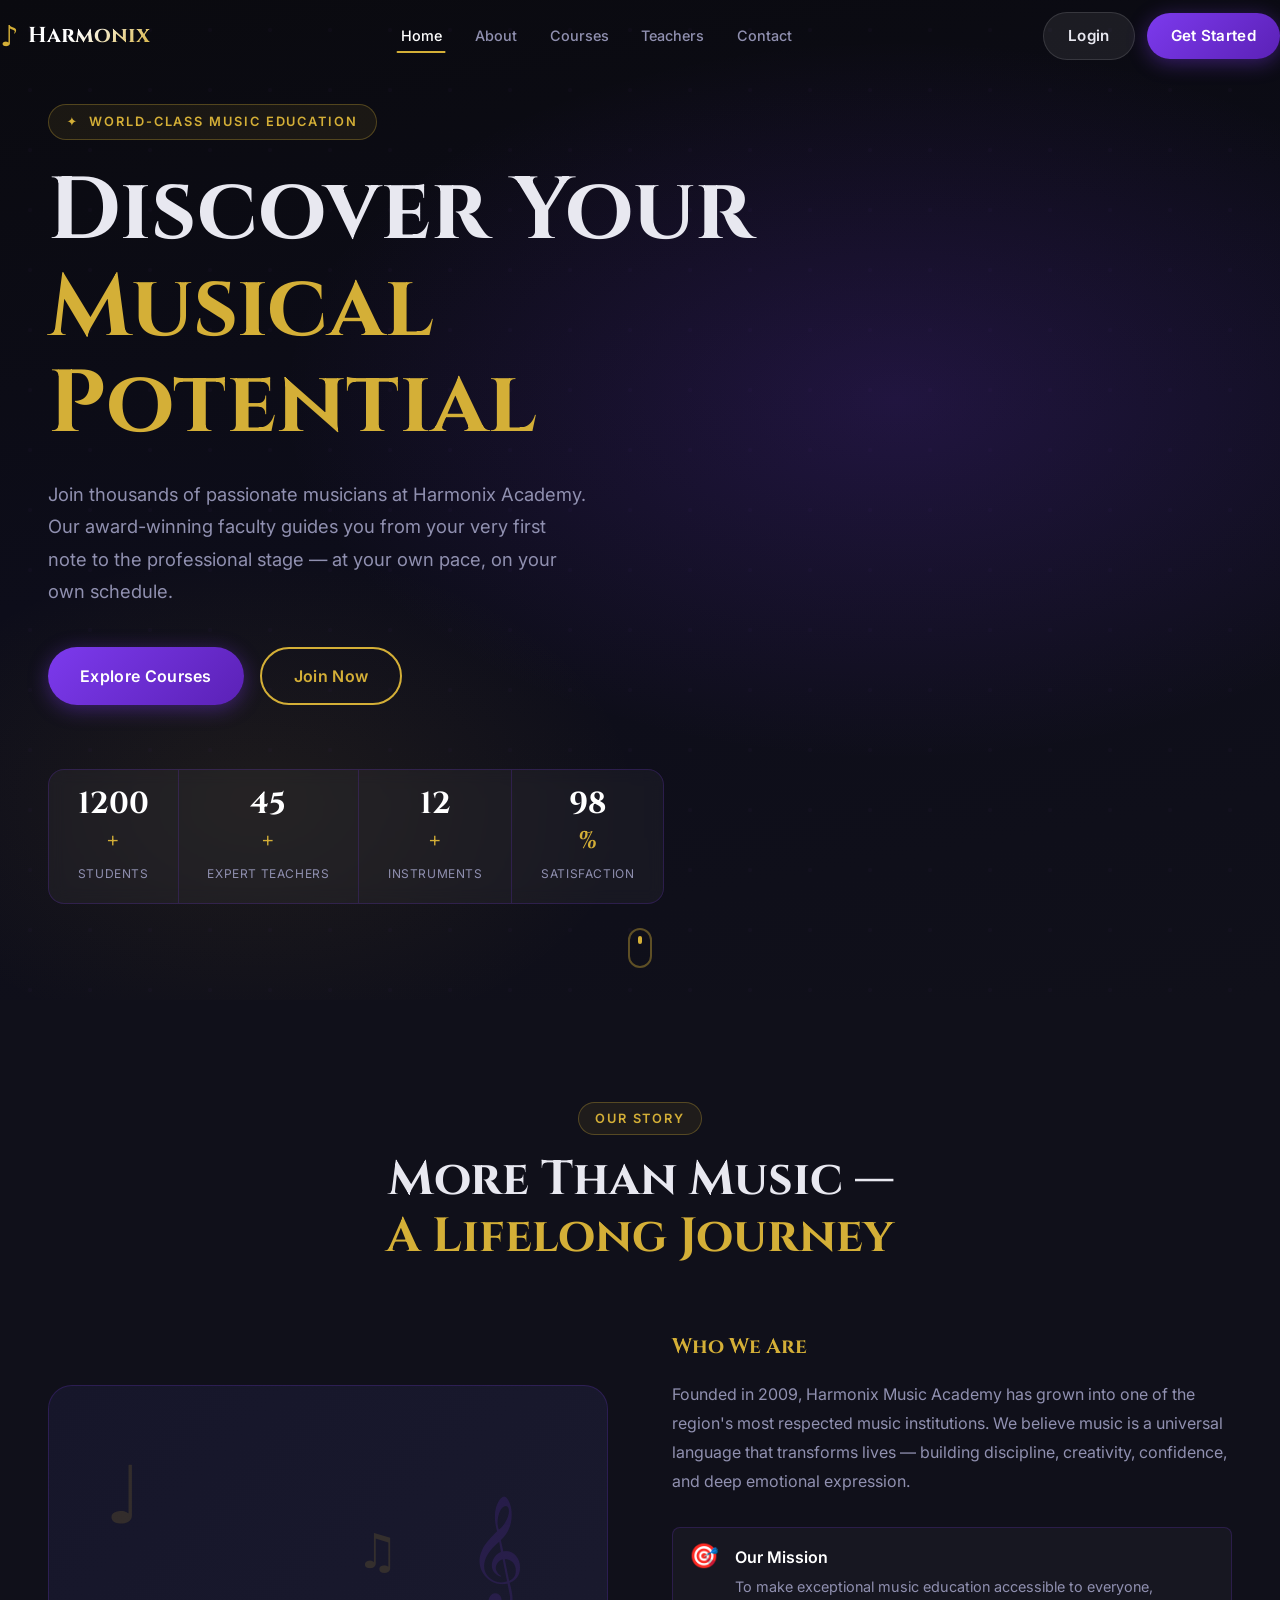
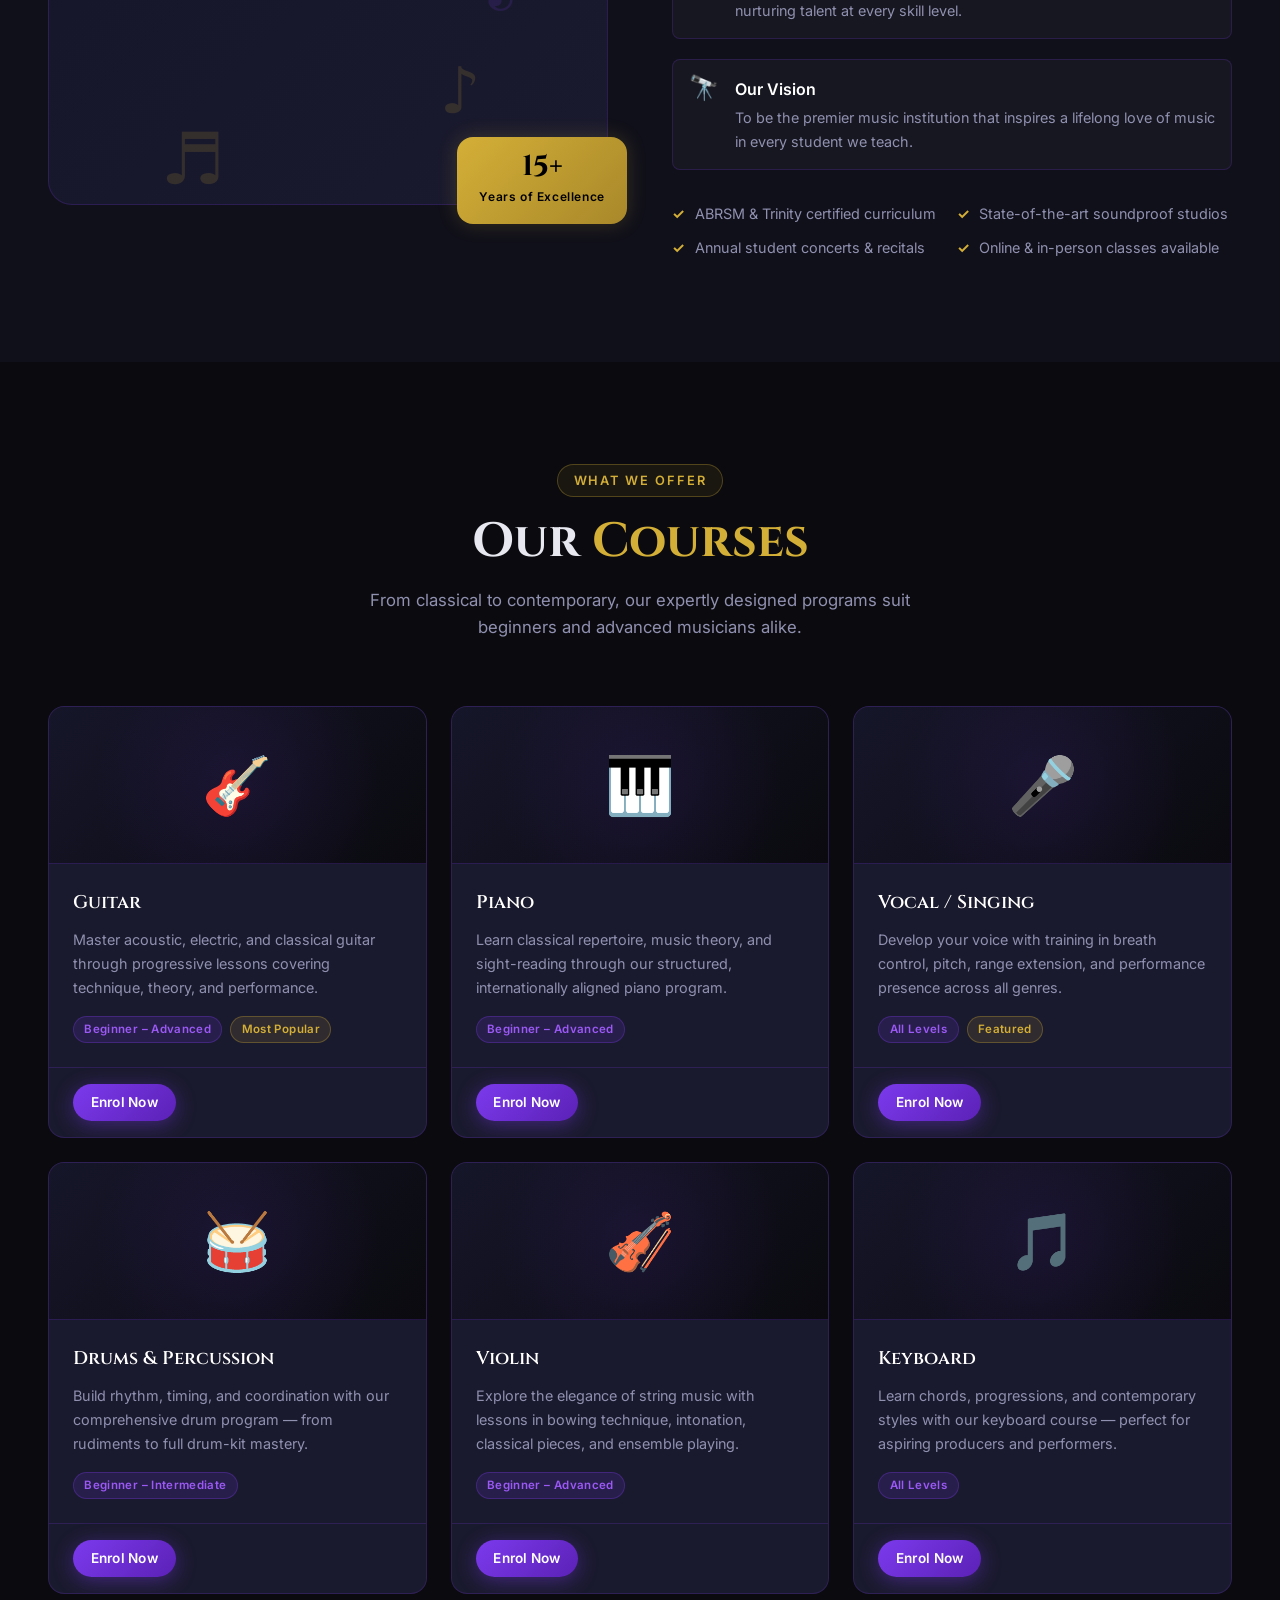
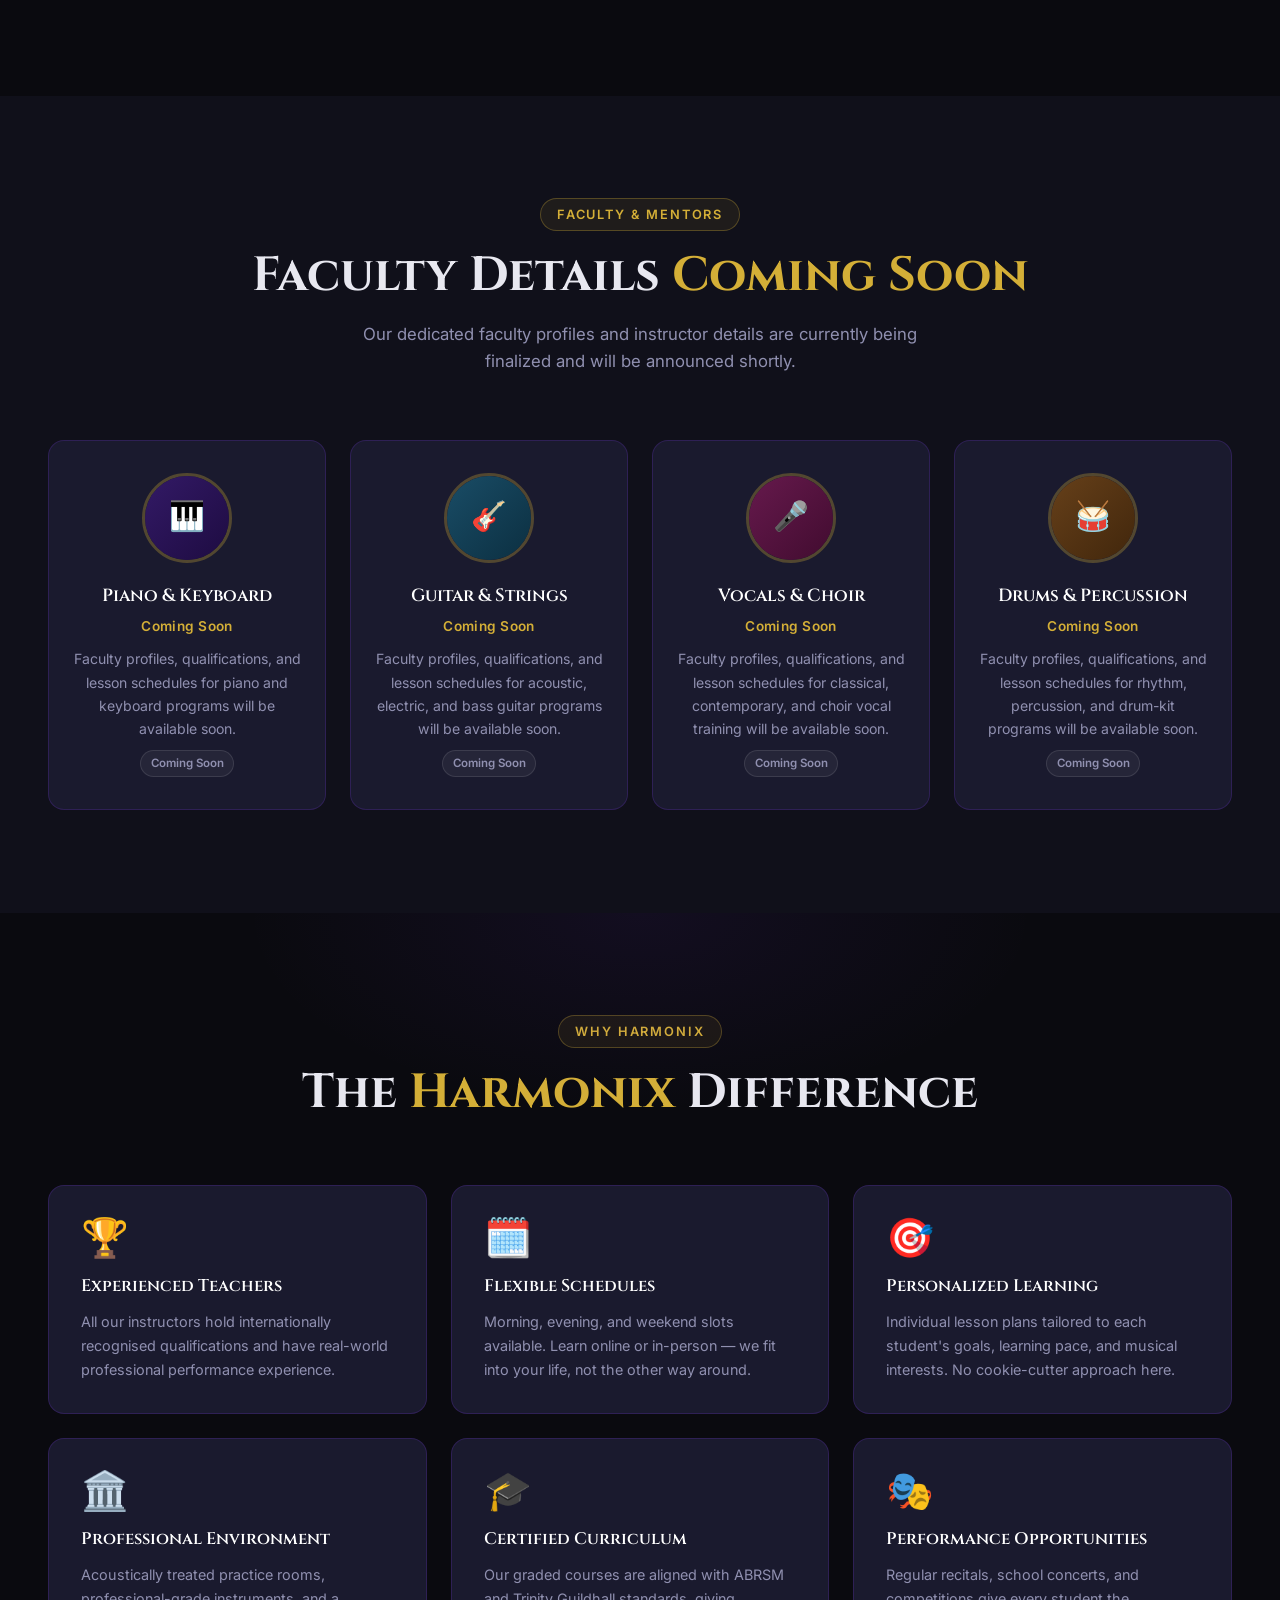
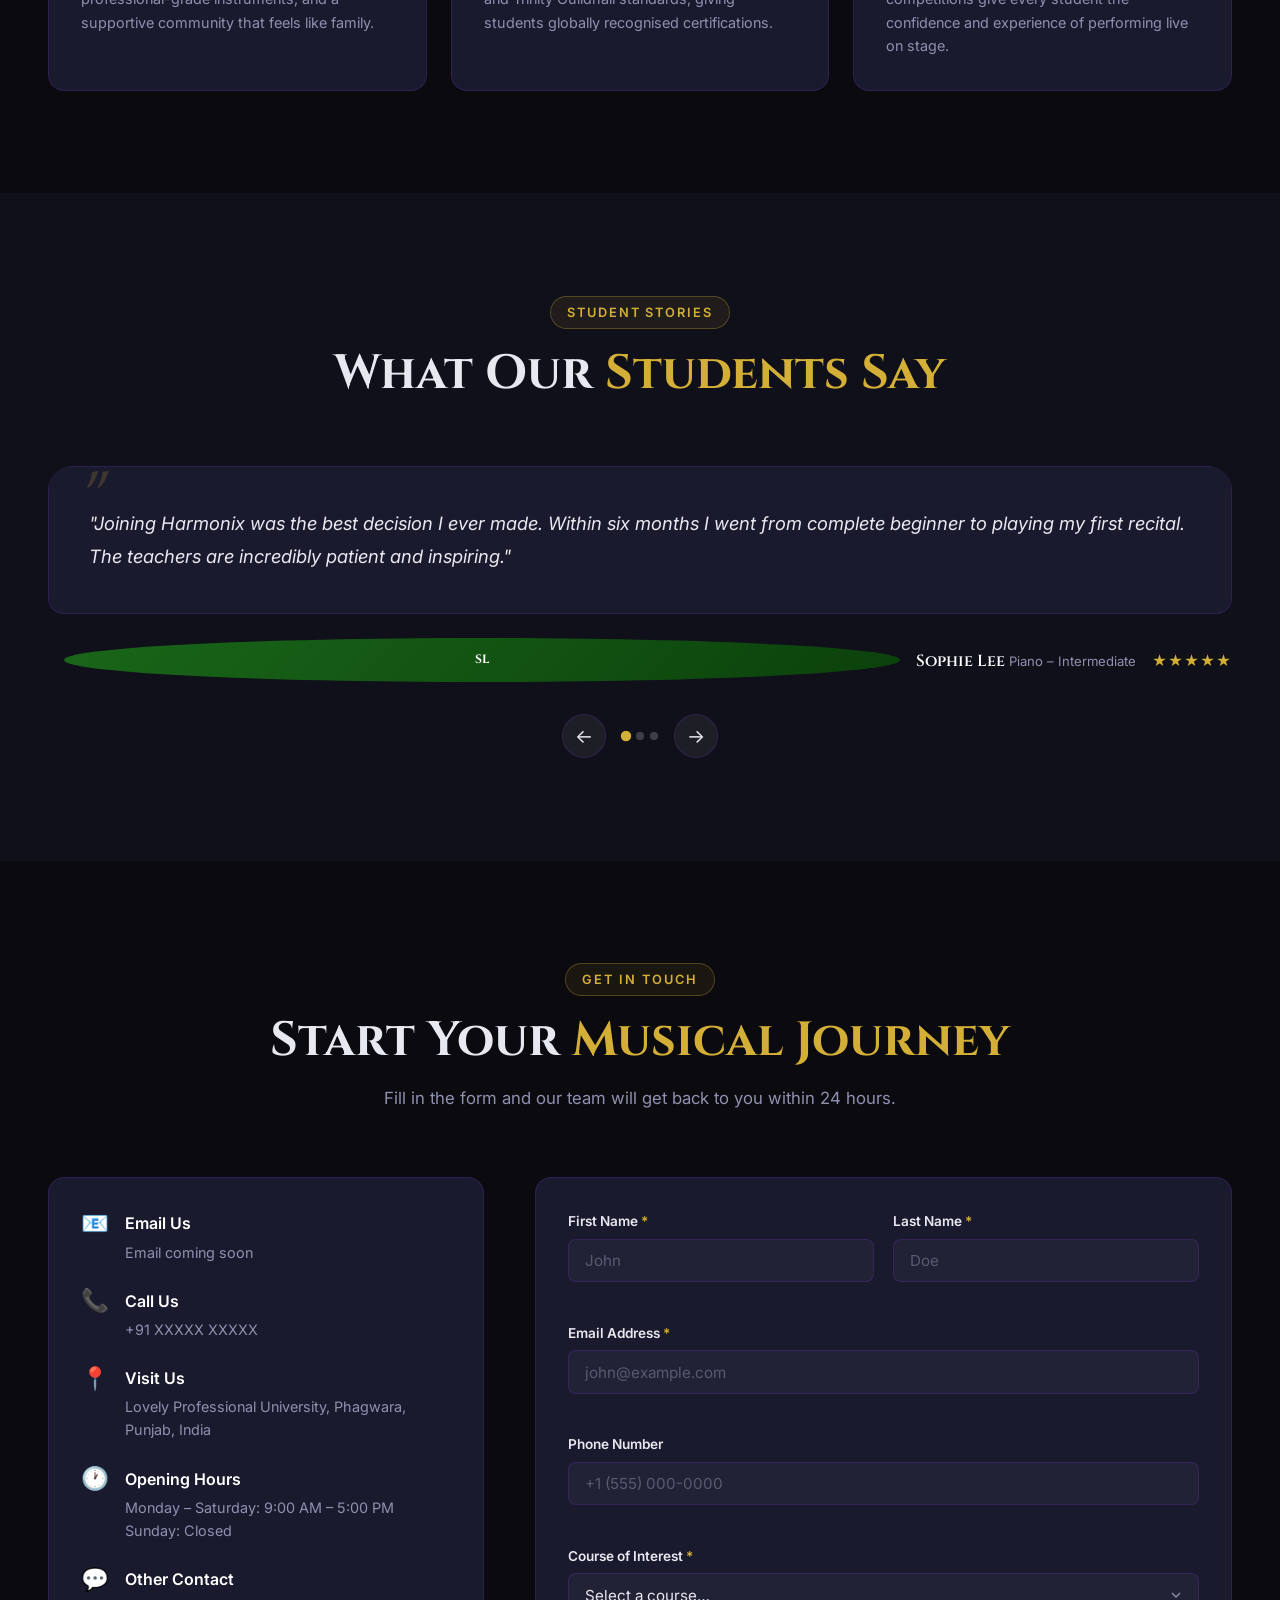
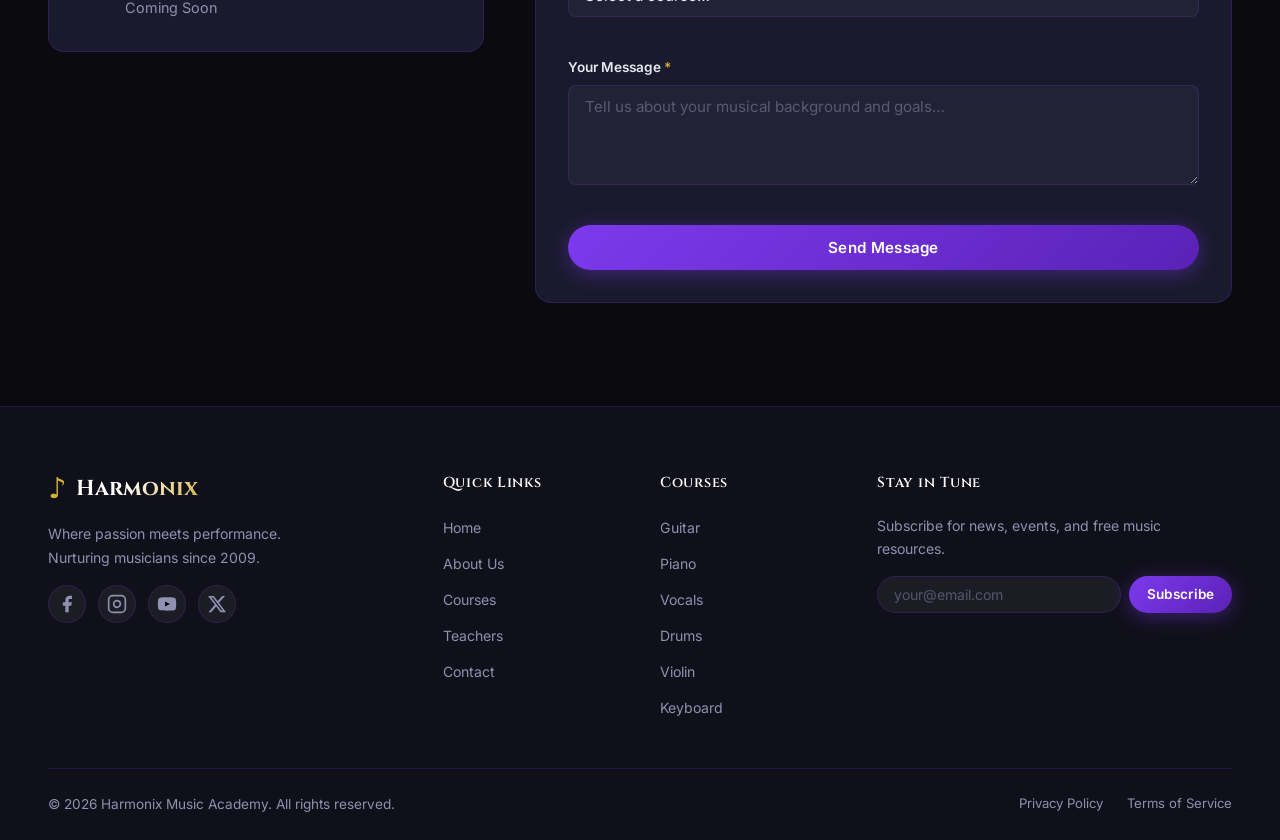
<file: index.html>
<!DOCTYPE html>
<html lang="en">
<head>
  <meta charset="UTF-8" />
  <meta name="viewport" content="width=device-width, initial-scale=1.0" />
  <meta name="description" content="Harmonix Music Academy – Discover your musical potential with world-class instructors, flexible schedules, and a personalized learning journey." />
  <title>Harmonix Music Academy</title>
  <link rel="preconnect" href="https://fonts.googleapis.com" />
  <link rel="preconnect" href="https://fonts.gstatic.com" crossorigin />
  <link href="https://fonts.googleapis.com/css2?family=Cinzel:wght@400;600;700&family=Inter:wght@300;400;500;600;700&display=swap" rel="stylesheet" />
  <link rel="stylesheet" href="css/style.css" />
</head>
<body>

  <!-- ═══════════════════════════════════════
       NAVIGATION
  ═══════════════════════════════════════ -->
  <header class="navbar" id="navbar">
    <div class="container navbar__inner">

      <a href="#home" class="navbar__brand" aria-label="Harmonix Music Academy – home">
        <span class="brand-icon" aria-hidden="true">♪</span>
        <span class="brand-name">Harmonix</span>
      </a>

      <nav class="navbar__nav" id="navMenu" role="navigation" aria-label="Main navigation">
        <ul class="nav-list" role="list">
          <li><a class="nav-link active" href="#home">Home</a></li>
          <li><a class="nav-link" href="#about">About</a></li>
          <li><a class="nav-link" href="#courses">Courses</a></li>
          <li><a class="nav-link" href="#teachers">Teachers</a></li>
          <li><a class="nav-link" href="#contact">Contact</a></li>
        </ul>
      </nav>

      <div class="navbar__actions">
        <a href="pages/login.html" class="btn btn--ghost" id="loginBtn">Login</a>
        <a href="pages/register.html" class="btn btn--primary">Get Started</a>
      </div>

      <button class="hamburger" id="hamburger" aria-label="Toggle navigation menu"
              aria-expanded="false" aria-controls="navMenu">
        <span class="hamburger__bar"></span>
        <span class="hamburger__bar"></span>
        <span class="hamburger__bar"></span>
      </button>

    </div>
  </header>

  <main>

    <!-- ═══════════════════════════════════════
         HERO
    ═══════════════════════════════════════ -->
    <section class="hero" id="home" aria-labelledby="heroHeading">
      <div class="hero__bg" aria-hidden="true">
        <div class="hero__overlay"></div>
        <div class="hero__particles" id="particles"></div>
      </div>

      <div class="container hero__content">
        <p class="hero__tag animate-fade-up delay-1">✦ &nbsp;World-Class Music Education</p>
        <h1 class="hero__heading animate-fade-up delay-2" id="heroHeading">
          Discover Your<br />
          <span class="text-gold">Musical Potential</span>
        </h1>
        <p class="hero__subtext animate-fade-up delay-3">
          Join thousands of passionate musicians at Harmonix Academy. Our award-winning faculty guides you from your very first note to the professional stage — at your own pace, on your own schedule.
        </p>
        <div class="hero__cta animate-fade-up delay-4">
          <a href="#courses" class="btn btn--primary btn--lg">Explore Courses</a>
          <a href="pages/register.html" class="btn btn--outline btn--lg">Join Now</a>
        </div>

        <div class="hero__stats animate-fade-up delay-5" role="list">
          <div class="stat" role="listitem">
            <span class="stat__number" data-target="1200">0</span><span class="stat__suffix">+</span>
            <span class="stat__label">Students</span>
          </div>
          <div class="stat__divider" aria-hidden="true"></div>
          <div class="stat" role="listitem">
            <span class="stat__number" data-target="45">0</span><span class="stat__suffix">+</span>
            <span class="stat__label">Expert Teachers</span>
          </div>
          <div class="stat__divider" aria-hidden="true"></div>
          <div class="stat" role="listitem">
            <span class="stat__number" data-target="12">0</span><span class="stat__suffix">+</span>
            <span class="stat__label">Instruments</span>
          </div>
          <div class="stat__divider" aria-hidden="true"></div>
          <div class="stat" role="listitem">
            <span class="stat__number" data-target="98">0</span><span class="stat__suffix">%</span>
            <span class="stat__label">Satisfaction</span>
          </div>
        </div>
      </div>

      <a href="#about" class="scroll-indicator" aria-label="Scroll to About section">
        <span class="scroll-indicator__icon" aria-hidden="true"></span>
      </a>
    </section>

    <!-- ═══════════════════════════════════════
         ABOUT
    ═══════════════════════════════════════ -->
    <section class="section about" id="about" aria-labelledby="aboutHeading">
      <div class="container">

        <div class="section-header">
          <p class="section-tag">Our Story</p>
          <h2 class="section-title" id="aboutHeading">More Than Music —<br /><span class="text-gold">A Lifelong Journey</span></h2>
        </div>

        <div class="about__grid">
          <div class="about__visual reveal">
            <div class="about__image-frame">
              <div class="about__image-bg" aria-hidden="true">
                <div class="music-visual">
                  <div class="music-note n1" aria-hidden="true">♩</div>
                  <div class="music-note n2" aria-hidden="true">♪</div>
                  <div class="music-note n3" aria-hidden="true">♫</div>
                  <div class="music-note n4" aria-hidden="true">♬</div>
                  <div class="music-note n5" aria-hidden="true">𝄞</div>
                  <div class="waveform" aria-hidden="true">
                    <span></span><span></span><span></span><span></span>
                    <span></span><span></span><span></span><span></span>
                    <span></span><span></span><span></span><span></span>
                  </div>
                </div>
              </div>
              <div class="about__badge">
                <span class="about__badge-number">15+</span>
                <span class="about__badge-text">Years of Excellence</span>
              </div>
            </div>
          </div>

          <div class="about__content reveal">
            <h3 class="about__subtitle">Who We Are</h3>
            <p class="about__text">
              Founded in 2009, Harmonix Music Academy has grown into one of the region's most respected music institutions. We believe music is a universal language that transforms lives — building discipline, creativity, confidence, and deep emotional expression.
            </p>

            <div class="about__pillars">
              <div class="pillar">
                <div class="pillar__icon" aria-hidden="true">🎯</div>
                <div>
                  <h4 class="pillar__title">Our Mission</h4>
                  <p class="pillar__text">To make exceptional music education accessible to everyone, nurturing talent at every skill level.</p>
                </div>
              </div>
              <div class="pillar">
                <div class="pillar__icon" aria-hidden="true">🔭</div>
                <div>
                  <h4 class="pillar__title">Our Vision</h4>
                  <p class="pillar__text">To be the premier music institution that inspires a lifelong love of music in every student we teach.</p>
                </div>
              </div>
            </div>

            <div class="about__highlights">
              <div class="highlight">
                <span class="highlight__check" aria-hidden="true">✓</span>
                <span>ABRSM &amp; Trinity certified curriculum</span>
              </div>
              <div class="highlight">
                <span class="highlight__check" aria-hidden="true">✓</span>
                <span>State-of-the-art soundproof studios</span>
              </div>
              <div class="highlight">
                <span class="highlight__check" aria-hidden="true">✓</span>
                <span>Annual student concerts &amp; recitals</span>
              </div>
              <div class="highlight">
                <span class="highlight__check" aria-hidden="true">✓</span>
                <span>Online &amp; in-person classes available</span>
              </div>
            </div>
          </div>
        </div>

      </div>
    </section>

    <!-- ═══════════════════════════════════════
         COURSES
    ═══════════════════════════════════════ -->
    <section class="section courses" id="courses" aria-labelledby="coursesHeading">
      <div class="container">

        <div class="section-header">
          <p class="section-tag">What We Offer</p>
          <h2 class="section-title" id="coursesHeading">Our <span class="text-gold">Courses</span></h2>
          <p class="section-desc">From classical to contemporary, our expertly designed programs suit beginners and advanced musicians alike.</p>
        </div>

        <div class="courses__grid">

          <article class="course-card reveal" tabindex="0">
            <div class="course-card__icon-wrap" aria-hidden="true">
              <span class="course-card__emoji">🎸</span>
            </div>
            <div class="course-card__body">
              <h3 class="course-card__title">Guitar</h3>
              <p class="course-card__desc">Master acoustic, electric, and classical guitar through progressive lessons covering technique, theory, and performance.</p>
              <div class="course-card__meta">
                <span class="badge">Beginner – Advanced</span>
                <span class="badge badge--gold">Most Popular</span>
              </div>
            </div>
            <div class="course-card__footer">
              <a href="#contact" class="btn btn--primary btn--sm">Enrol Now</a>
            </div>
          </article>

          <article class="course-card reveal" tabindex="0">
            <div class="course-card__icon-wrap" aria-hidden="true">
              <span class="course-card__emoji">🎹</span>
            </div>
            <div class="course-card__body">
              <h3 class="course-card__title">Piano</h3>
              <p class="course-card__desc">Learn classical repertoire, music theory, and sight-reading through our structured, internationally aligned piano program.</p>
              <div class="course-card__meta">
                <span class="badge">Beginner – Advanced</span>
              </div>
            </div>
            <div class="course-card__footer">
              <a href="#contact" class="btn btn--primary btn--sm">Enrol Now</a>
            </div>
          </article>

          <article class="course-card reveal" tabindex="0">
            <div class="course-card__icon-wrap" aria-hidden="true">
              <span class="course-card__emoji">🎤</span>
            </div>
            <div class="course-card__body">
              <h3 class="course-card__title">Vocal / Singing</h3>
              <p class="course-card__desc">Develop your voice with training in breath control, pitch, range extension, and performance presence across all genres.</p>
              <div class="course-card__meta">
                <span class="badge">All Levels</span>
                <span class="badge badge--gold">Featured</span>
              </div>
            </div>
            <div class="course-card__footer">
              <a href="#contact" class="btn btn--primary btn--sm">Enrol Now</a>
            </div>
          </article>

          <article class="course-card reveal" tabindex="0">
            <div class="course-card__icon-wrap" aria-hidden="true">
              <span class="course-card__emoji">🥁</span>
            </div>
            <div class="course-card__body">
              <h3 class="course-card__title">Drums &amp; Percussion</h3>
              <p class="course-card__desc">Build rhythm, timing, and coordination with our comprehensive drum program — from rudiments to full drum-kit mastery.</p>
              <div class="course-card__meta">
                <span class="badge">Beginner – Intermediate</span>
              </div>
            </div>
            <div class="course-card__footer">
              <a href="#contact" class="btn btn--primary btn--sm">Enrol Now</a>
            </div>
          </article>

          <article class="course-card reveal" tabindex="0">
            <div class="course-card__icon-wrap" aria-hidden="true">
              <span class="course-card__emoji">🎻</span>
            </div>
            <div class="course-card__body">
              <h3 class="course-card__title">Violin</h3>
              <p class="course-card__desc">Explore the elegance of string music with lessons in bowing technique, intonation, classical pieces, and ensemble playing.</p>
              <div class="course-card__meta">
                <span class="badge">Beginner – Advanced</span>
              </div>
            </div>
            <div class="course-card__footer">
              <a href="#contact" class="btn btn--primary btn--sm">Enrol Now</a>
            </div>
          </article>

          <article class="course-card reveal" tabindex="0">
            <div class="course-card__icon-wrap" aria-hidden="true">
              <span class="course-card__emoji">🎵</span>
            </div>
            <div class="course-card__body">
              <h3 class="course-card__title">Keyboard</h3>
              <p class="course-card__desc">Learn chords, progressions, and contemporary styles with our keyboard course — perfect for aspiring producers and performers.</p>
              <div class="course-card__meta">
                <span class="badge">All Levels</span>
              </div>
            </div>
            <div class="course-card__footer">
              <a href="#contact" class="btn btn--primary btn--sm">Enrol Now</a>
            </div>
          </article>

        </div>
      </div>
    </section>

    <!-- ═══════════════════════════════════════
         TEACHERS
    ═══════════════════════════════════════ -->
    <section class="section teachers" id="teachers" aria-labelledby="teachersHeading">
      <div class="container">

        <div class="section-header">
          <p class="section-tag">Faculty &amp; Mentors</p>
          <h2 class="section-title" id="teachersHeading">Faculty Details <span class="text-gold">Coming Soon</span></h2>
          <p class="section-desc">Our dedicated faculty profiles and instructor details are currently being finalized and will be announced shortly.</p>
        </div>

        <div class="teachers__grid">

          <article class="teacher-card reveal" tabindex="0">
            <div class="teacher-card__avatar">
              <div class="avatar-placeholder" style="--hue:260; font-size:1.8rem;" aria-label="Piano Faculty Placeholder">🎹</div>
            </div>
            <div class="teacher-card__body">
              <h3 class="teacher-card__name">Piano &amp; Keyboard</h3>
              <p class="teacher-card__instrument text-gold">Coming Soon</p>
              <p class="teacher-card__bio">Faculty profiles, qualifications, and lesson schedules for piano and keyboard programs will be available soon.</p>
              <div class="teacher-card__tags">
                <span class="tag">Coming Soon</span>
              </div>
            </div>
          </article>

          <article class="teacher-card reveal" tabindex="0">
            <div class="teacher-card__avatar">
              <div class="avatar-placeholder" style="--hue:200; font-size:1.8rem;" aria-label="Guitar Faculty Placeholder">🎸</div>
            </div>
            <div class="teacher-card__body">
              <h3 class="teacher-card__name">Guitar &amp; Strings</h3>
              <p class="teacher-card__instrument text-gold">Coming Soon</p>
              <p class="teacher-card__bio">Faculty profiles, qualifications, and lesson schedules for acoustic, electric, and bass guitar programs will be available soon.</p>
              <div class="teacher-card__tags">
                <span class="tag">Coming Soon</span>
              </div>
            </div>
          </article>

          <article class="teacher-card reveal" tabindex="0">
            <div class="teacher-card__avatar">
              <div class="avatar-placeholder" style="--hue:320; font-size:1.8rem;" aria-label="Vocals Faculty Placeholder">🎤</div>
            </div>
            <div class="teacher-card__body">
              <h3 class="teacher-card__name">Vocals &amp; Choir</h3>
              <p class="teacher-card__instrument text-gold">Coming Soon</p>
              <p class="teacher-card__bio">Faculty profiles, qualifications, and lesson schedules for classical, contemporary, and choir vocal training will be available soon.</p>
              <div class="teacher-card__tags">
                <span class="tag">Coming Soon</span>
              </div>
            </div>
          </article>

          <article class="teacher-card reveal" tabindex="0">
            <div class="teacher-card__avatar">
              <div class="avatar-placeholder" style="--hue:30; font-size:1.8rem;" aria-label="Drums Faculty Placeholder">🥁</div>
            </div>
            <div class="teacher-card__body">
              <h3 class="teacher-card__name">Drums &amp; Percussion</h3>
              <p class="teacher-card__instrument text-gold">Coming Soon</p>
              <p class="teacher-card__bio">Faculty profiles, qualifications, and lesson schedules for rhythm, percussion, and drum-kit programs will be available soon.</p>
              <div class="teacher-card__tags">
                <span class="tag">Coming Soon</span>
              </div>
            </div>
          </article>

        </div>
      </div>
    </section>

    <!-- ═══════════════════════════════════════
         WHY CHOOSE US
    ═══════════════════════════════════════ -->
    <section class="section why-us" id="why-us" aria-labelledby="whyHeading">
      <div class="container">

        <div class="section-header">
          <p class="section-tag">Why Harmonix</p>
          <h2 class="section-title" id="whyHeading">The <span class="text-gold">Harmonix</span> Difference</h2>
        </div>

        <div class="why-us__grid">

          <div class="why-card reveal">
            <div class="why-card__icon" aria-hidden="true">🏆</div>
            <h3 class="why-card__title">Experienced Teachers</h3>
            <p class="why-card__text">All our instructors hold internationally recognised qualifications and have real-world professional performance experience.</p>
          </div>

          <div class="why-card reveal">
            <div class="why-card__icon" aria-hidden="true">🗓️</div>
            <h3 class="why-card__title">Flexible Schedules</h3>
            <p class="why-card__text">Morning, evening, and weekend slots available. Learn online or in-person — we fit into your life, not the other way around.</p>
          </div>

          <div class="why-card reveal">
            <div class="why-card__icon" aria-hidden="true">🎯</div>
            <h3 class="why-card__title">Personalized Learning</h3>
            <p class="why-card__text">Individual lesson plans tailored to each student's goals, learning pace, and musical interests. No cookie-cutter approach here.</p>
          </div>

          <div class="why-card reveal">
            <div class="why-card__icon" aria-hidden="true">🏛️</div>
            <h3 class="why-card__title">Professional Environment</h3>
            <p class="why-card__text">Acoustically treated practice rooms, professional-grade instruments, and a supportive community that feels like family.</p>
          </div>

          <div class="why-card reveal">
            <div class="why-card__icon" aria-hidden="true">🎓</div>
            <h3 class="why-card__title">Certified Curriculum</h3>
            <p class="why-card__text">Our graded courses are aligned with ABRSM and Trinity Guildhall standards, giving students globally recognised certifications.</p>
          </div>

          <div class="why-card reveal">
            <div class="why-card__icon" aria-hidden="true">🎭</div>
            <h3 class="why-card__title">Performance Opportunities</h3>
            <p class="why-card__text">Regular recitals, school concerts, and competitions give every student the confidence and experience of performing live on stage.</p>
          </div>

        </div>
      </div>
    </section>

    <!-- ═══════════════════════════════════════
         TESTIMONIALS
    ═══════════════════════════════════════ -->
    <section class="section testimonials" id="testimonials" aria-labelledby="testimonialsHeading">
      <div class="container">

        <div class="section-header">
          <p class="section-tag">Student Stories</p>
          <h2 class="section-title" id="testimonialsHeading">What Our <span class="text-gold">Students Say</span></h2>
        </div>

        <div class="testimonials__track-wrap" aria-live="polite">
          <div class="testimonials__track" id="testimonialsTrack">

            <blockquote class="testimonial-card">
              <p class="testimonial-card__quote">"Joining Harmonix was the best decision I ever made. Within six months I went from complete beginner to playing my first recital. The teachers are incredibly patient and inspiring."</p>
              <footer class="testimonial-card__footer">
                <div class="avatar-placeholder sm" style="--hue:120" aria-hidden="true">SL</div>
                <div>
                  <cite class="testimonial-card__name">Sophie Lee</cite>
                  <span class="testimonial-card__course">Piano – Intermediate</span>
                </div>
                <div class="testimonial-card__stars" aria-label="5 out of 5 stars">★★★★★</div>
              </footer>
            </blockquote>

            <blockquote class="testimonial-card">
              <p class="testimonial-card__quote">"James is an extraordinary guitar teacher. He customises every lesson around what I want to achieve. I went from open chords to fingerstyle in four months. Absolutely love it here!"</p>
              <footer class="testimonial-card__footer">
                <div class="avatar-placeholder sm" style="--hue:200" aria-hidden="true">MR</div>
                <div>
                  <cite class="testimonial-card__name">Marco Rossi</cite>
                  <span class="testimonial-card__course">Guitar – Beginner</span>
                </div>
                <div class="testimonial-card__stars" aria-label="5 out of 5 stars">★★★★★</div>
              </footer>
            </blockquote>

            <blockquote class="testimonial-card">
              <p class="testimonial-card__quote">"The vocal training with Aisha completely transformed my confidence. Her technique is world-class and she genuinely cares about every student's progress. I can't recommend Harmonix enough."</p>
              <footer class="testimonial-card__footer">
                <div class="avatar-placeholder sm" style="--hue:300" aria-hidden="true">PN</div>
                <div>
                  <cite class="testimonial-card__name">Priya Nair</cite>
                  <span class="testimonial-card__course">Vocals – Advanced</span>
                </div>
                <div class="testimonial-card__stars" aria-label="5 out of 5 stars">★★★★★</div>
              </footer>
            </blockquote>

          </div>
        </div>

        <div class="testimonials__controls" role="group" aria-label="Testimonial navigation">
          <button class="testimonial-btn" id="prevTestimonial" aria-label="Previous testimonial">&#8592;</button>
          <div class="testimonials__dots" id="testimonialDots" role="list"></div>
          <button class="testimonial-btn" id="nextTestimonial" aria-label="Next testimonial">&#8594;</button>
        </div>

      </div>
    </section>

    <!-- ═══════════════════════════════════════
         CONTACT
    ═══════════════════════════════════════ -->
    <section class="section contact" id="contact" aria-labelledby="contactHeading">
      <div class="container">

        <div class="section-header">
          <p class="section-tag">Get In Touch</p>
          <h2 class="section-title" id="contactHeading">Start Your <span class="text-gold">Musical Journey</span></h2>
          <p class="section-desc">Fill in the form and our team will get back to you within 24 hours.</p>
        </div>

        <div class="contact__grid">

          <!-- Info Panel -->
          <div class="contact__info reveal">
            <div class="contact-info-card">
              <div class="contact-info-item">
                <span class="contact-info-item__icon" aria-hidden="true">📧</span>
                <div>
                  <h4>Email Us</h4>
                  <p>Email coming soon</p>
                </div>
              </div>
              <div class="contact-info-item">
                <span class="contact-info-item__icon" aria-hidden="true">📞</span>
                <div>
                  <h4>Call Us</h4>
                  <p>+91 XXXXX XXXXX</p>
                </div>
              </div>
              <div class="contact-info-item">
                <span class="contact-info-item__icon" aria-hidden="true">📍</span>
                <div>
                  <h4>Visit Us</h4>
                  <address>Lovely Professional University, Phagwara, Punjab, India</address>
                </div>
              </div>
              <div class="contact-info-item">
                <span class="contact-info-item__icon" aria-hidden="true">🕐</span>
                <div>
                  <h4>Opening Hours</h4>
                  <p>Monday &ndash; Saturday: 9:00 AM &ndash; 5:00 PM<br />Sunday: Closed</p>
                </div>
              </div>
              <div class="contact-info-item">
                <span class="contact-info-item__icon" aria-hidden="true">💬</span>
                <div>
                  <h4>Other Contact</h4>
                  <p>Coming Soon</p>
                </div>
              </div>
            </div>
          </div>

          <!-- Contact Form -->
          <div class="contact__form-wrap reveal">
            <form class="contact-form" id="contactForm" novalidate>
              <div class="form-row">
                <div class="form-group">
                  <label for="firstName">First Name <span aria-hidden="true">*</span></label>
                  <input type="text" id="firstName" name="firstName" autocomplete="given-name"
                         placeholder="John" required minlength="2" />
                  <span class="form-error" role="alert" aria-live="polite"></span>
                </div>
                <div class="form-group">
                  <label for="lastName">Last Name <span aria-hidden="true">*</span></label>
                  <input type="text" id="lastName" name="lastName" autocomplete="family-name"
                         placeholder="Doe" required minlength="2" />
                  <span class="form-error" role="alert" aria-live="polite"></span>
                </div>
              </div>
              <div class="form-group">
                <label for="email">Email Address <span aria-hidden="true">*</span></label>
                <input type="email" id="email" name="email" autocomplete="email"
                       placeholder="john@example.com" required />
                <span class="form-error" role="alert" aria-live="polite"></span>
              </div>
              <div class="form-group">
                <label for="phone">Phone Number</label>
                <input type="tel" id="phone" name="phone" autocomplete="tel"
                       placeholder="+1 (555) 000-0000" />
                <span class="form-error" role="alert" aria-live="polite"></span>
              </div>
              <div class="form-group">
                <label for="course">Course of Interest <span aria-hidden="true">*</span></label>
                <select id="course" name="course" required>
                  <option value="" disabled selected>Select a course…</option>
                  <option value="guitar">Guitar</option>
                  <option value="piano">Piano</option>
                  <option value="vocal">Vocal / Singing</option>
                  <option value="drums">Drums &amp; Percussion</option>
                  <option value="violin">Violin</option>
                  <option value="keyboard">Keyboard</option>
                </select>
                <span class="form-error" role="alert" aria-live="polite"></span>
              </div>
              <div class="form-group">
                <label for="message">Your Message <span aria-hidden="true">*</span></label>
                <textarea id="message" name="message" rows="4"
                          placeholder="Tell us about your musical background and goals…"
                          required minlength="10"></textarea>
                <span class="form-error" role="alert" aria-live="polite"></span>
              </div>
              <button type="submit" class="btn btn--primary btn--full" id="submitBtn">
                <span class="btn__text">Send Message</span>
                <span class="btn__spinner" aria-hidden="true"></span>
              </button>
              <p class="form-success" id="formSuccess" role="alert" aria-live="polite" hidden>
                🎉 Thank you! We'll be in touch within 24 hours.
              </p>
            </form>
          </div>

        </div>
      </div>
    </section>

  </main>

  <!-- ═══════════════════════════════════════
       FOOTER
  ═══════════════════════════════════════ -->
  <footer class="footer" aria-label="Site footer">
    <div class="container">
      <div class="footer__grid">

        <div class="footer__brand">
          <a href="#home" class="navbar__brand" aria-label="Harmonix – back to top">
            <span class="brand-icon" aria-hidden="true">♪</span>
            <span class="brand-name">Harmonix</span>
          </a>
          <p class="footer__tagline">Where passion meets performance. Nurturing musicians since 2009.</p>
          <div class="footer__social" role="list" aria-label="Social media links">
            <a href="#" class="social-link" role="listitem" aria-label="Facebook" title="Facebook">
              <svg viewBox="0 0 24 24" fill="currentColor" aria-hidden="true" width="20" height="20">
                <path d="M18 2h-3a5 5 0 0 0-5 5v3H7v4h3v8h4v-8h3l1-4h-4V7a1 1 0 0 1 1-1h3z"/>
              </svg>
            </a>
            <a href="#" class="social-link" role="listitem" aria-label="Instagram" title="Instagram">
              <svg viewBox="0 0 24 24" fill="none" stroke="currentColor" stroke-width="2" aria-hidden="true" width="20" height="20">
                <rect x="2" y="2" width="20" height="20" rx="5" ry="5"/>
                <path d="M16 11.37A4 4 0 1 1 12.63 8 4 4 0 0 1 16 11.37z"/>
                <line x1="17.5" y1="6.5" x2="17.51" y2="6.5"/>
              </svg>
            </a>
            <a href="#" class="social-link" role="listitem" aria-label="YouTube" title="YouTube">
              <svg viewBox="0 0 24 24" fill="currentColor" aria-hidden="true" width="20" height="20">
                <path d="M22.54 6.42a2.78 2.78 0 0 0-1.95-1.96C18.88 4 12 4 12 4s-6.88 0-8.59.46A2.78 2.78 0 0 0 1.46 6.42 29 29 0 0 0 1 12a29 29 0 0 0 .46 5.58 2.78 2.78 0 0 0 1.95 1.95C5.12 20 12 20 12 20s6.88 0 8.59-.47a2.78 2.78 0 0 0 1.95-1.95A29 29 0 0 0 23 12a29 29 0 0 0-.46-5.58z"/>
                <polygon points="9.75 15.02 15.5 12 9.75 8.98 9.75 15.02" fill="#000"/>
              </svg>
            </a>
            <a href="#" class="social-link" role="listitem" aria-label="Twitter / X" title="Twitter / X">
              <svg viewBox="0 0 24 24" fill="currentColor" aria-hidden="true" width="20" height="20">
                <path d="M18.244 2.25h3.308l-7.227 8.26 8.502 11.24H16.17l-5.214-6.817L4.99 21.75H1.68l7.73-8.835L1.254 2.25H8.08l4.713 6.231zm-1.161 17.52h1.833L7.084 4.126H5.117z"/>
              </svg>
            </a>
          </div>
        </div>

        <nav class="footer__nav" aria-label="Quick links">
          <h4 class="footer__nav-title">Quick Links</h4>
          <ul role="list">
            <li><a href="#home">Home</a></li>
            <li><a href="#about">About Us</a></li>
            <li><a href="#courses">Courses</a></li>
            <li><a href="#teachers">Teachers</a></li>
            <li><a href="#contact">Contact</a></li>
          </ul>
        </nav>

        <nav class="footer__nav" aria-label="Courses links">
          <h4 class="footer__nav-title">Courses</h4>
          <ul role="list">
            <li><a href="#courses">Guitar</a></li>
            <li><a href="#courses">Piano</a></li>
            <li><a href="#courses">Vocals</a></li>
            <li><a href="#courses">Drums</a></li>
            <li><a href="#courses">Violin</a></li>
            <li><a href="#courses">Keyboard</a></li>
          </ul>
        </nav>

        <div class="footer__newsletter">
          <h4 class="footer__nav-title">Stay in Tune</h4>
          <p>Subscribe for news, events, and free music resources.</p>
          <form class="newsletter-form" id="newsletterForm" novalidate>
            <input type="email" id="newsletterEmail" name="newsletterEmail"
                   placeholder="your@email.com" autocomplete="email" required
                   aria-label="Email address for newsletter" />
            <button type="submit" class="btn btn--primary btn--sm" aria-label="Subscribe to newsletter">Subscribe</button>
          </form>
          <p class="newsletter-success" id="newsletterSuccess" hidden>✓ You're subscribed!</p>
        </div>

      </div>

      <div class="footer__bottom">
        <p>&copy; <span id="copyrightYear"></span> Harmonix Music Academy. All rights reserved.</p>
        <div class="footer__legal">
          <a href="#">Privacy Policy</a>
          <a href="#">Terms of Service</a>
        </div>
      </div>
    </div>
  </footer>

  <!-- Back to top -->
  <button class="back-to-top" id="backToTop" aria-label="Back to top">&#8679;</button>

  <script src="js/script.js"></script>
</body>
</html>
</file>
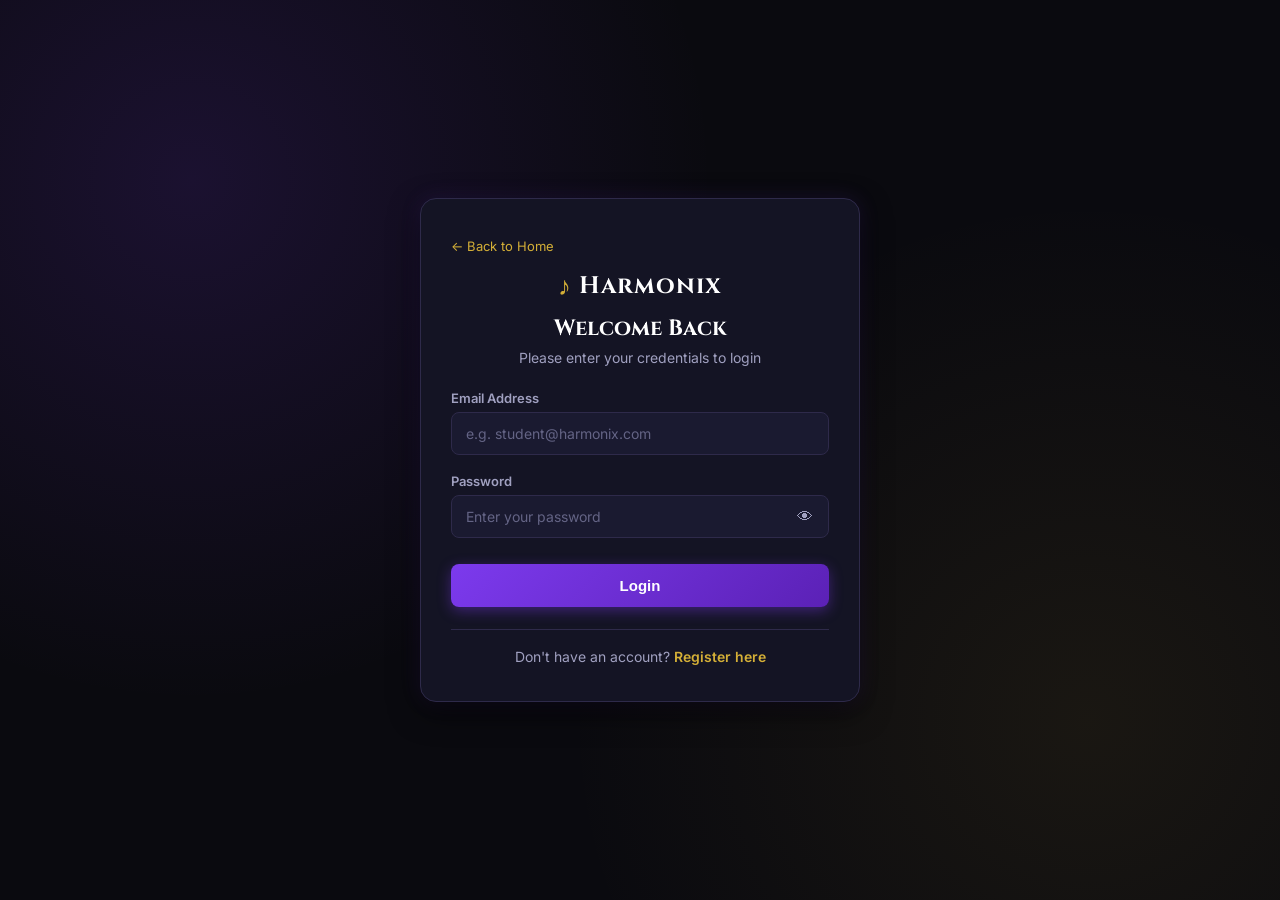
<file: pages/dashboard.html>
<!DOCTYPE html>
<html lang="en">
<head>
  <meta charset="UTF-8" />
  <meta name="viewport" content="width=device-width, initial-scale=1.0" />
  <meta name="description" content="Harmonix Music Academy – Student Dashboard." />
  <title>Dashboard — Harmonix Music Academy</title>
  <link rel="preconnect" href="https://fonts.googleapis.com" />
  <link rel="preconnect" href="https://fonts.gstatic.com" crossorigin />
  <link href="https://fonts.googleapis.com/css2?family=Cinzel:wght@400;600;700&family=Inter:wght@300;400;500;600;700&display=swap" rel="stylesheet" />
  <link rel="stylesheet" href="../css/dashboard.css" />
</head>
<body>

<div class="dashboard-layout">

  <!-- ══════════════════════════════════
       SIDEBAR
  ══════════════════════════════════ -->
  <aside class="sidebar" id="sidebar" aria-label="Main navigation">

    <!-- Brand -->
    <a href="../index.html" class="sidebar__brand" aria-label="Harmonix – go to homepage">
      <span class="brand-icon" aria-hidden="true">♪</span>
      <span class="brand-name">Harmonix</span>
    </a>

    <!-- User info -->
    <div class="sidebar__user">
      <div class="sidebar__avatar" id="sidebarAvatar" aria-hidden="true">?</div>
      <div class="sidebar__user-info">
        <p class="sidebar__user-name" id="sidebarName">Loading…</p>
        <p class="sidebar__user-role" id="sidebarRole">student</p>
      </div>
    </div>

    <!-- Navigation -->
    <nav class="sidebar__nav" role="navigation" aria-label="Dashboard navigation">
      <span class="nav-section-label">Main</span>

      <a href="#" class="sidebar-link active" data-panel="overview" aria-current="page">
        <span class="sidebar-link__icon" aria-hidden="true">🏠</span>
        Overview
      </a>
      <a href="#" class="sidebar-link" data-panel="courses">
        <span class="sidebar-link__icon" aria-hidden="true">🎵</span>
        My Courses
        <span class="sidebar-link__badge">3</span>
      </a>
      <a href="#" class="sidebar-link" data-panel="schedule">
        <span class="sidebar-link__icon" aria-hidden="true">📅</span>
        Schedule
      </a>
      <a href="#" class="sidebar-link" data-panel="progress">
        <span class="sidebar-link__icon" aria-hidden="true">📈</span>
        My Progress
      </a>

      <span class="nav-section-label">Academy</span>

      <a href="#" class="sidebar-link" data-panel="teachers">
        <span class="sidebar-link__icon" aria-hidden="true">👩‍🏫</span>
        Teachers
      </a>
      <a href="#" class="sidebar-link" data-panel="messages">
        <span class="sidebar-link__icon" aria-hidden="true">💬</span>
        Messages
        <span class="sidebar-link__badge">2</span>
      </a>
      <a href="#" class="sidebar-link" data-panel="resources">
        <span class="sidebar-link__icon" aria-hidden="true">📚</span>
        Resources
      </a>

      <span class="nav-section-label">Account</span>

      <a href="#" class="sidebar-link" data-panel="profile">
        <span class="sidebar-link__icon" aria-hidden="true">👤</span>
        My Profile
      </a>
      <a href="#" class="sidebar-link" data-panel="settings">
        <span class="sidebar-link__icon" aria-hidden="true">⚙️</span>
        Settings
      </a>
    </nav>

    <!-- Logout -->
    <div class="sidebar__footer">
      <button class="sidebar__logout" id="logoutBtn" aria-label="Log out">
        <span aria-hidden="true">🚪</span>
        Log Out
      </button>
    </div>

  </aside>

  <!-- Overlay for mobile -->
  <div class="sidebar-overlay" id="sidebarOverlay" aria-hidden="true"></div>

  <!-- ══════════════════════════════════
       MAIN
  ══════════════════════════════════ -->
  <div class="dashboard-main">

    <!-- Topbar -->
    <header class="topbar" role="banner">
      <button class="topbar__hamburger" id="sidebarToggle"
              aria-label="Toggle sidebar" aria-expanded="false" aria-controls="sidebar">
        <span></span><span></span><span></span>
      </button>

      <h1 class="topbar__title" id="topbarTitle">Overview</h1>

      <div class="topbar__actions">
        <span class="topbar__greeting" id="topbarGreeting"></span>
        <button class="topbar__notif" aria-label="Notifications (3 unread)">
          🔔
          <span class="notif-dot" aria-hidden="true"></span>
        </button>
        <div class="topbar__avatar" id="topbarAvatar"
             role="img" aria-label="User avatar">?</div>
      </div>
    </header>

    <!-- Content -->
    <main class="dashboard-content" id="dashboardContent">

      <!-- ── OVERVIEW PANEL ── -->
      <section class="tab-panel active" id="panel-overview" aria-labelledby="overviewHeading">

        <!-- Welcome banner -->
        <div class="welcome-banner">
          <div class="welcome-banner__text">
            <h2 id="overviewHeading">Welcome back, <span id="welcomeName">Musician</span>! 🎶</h2>
            <p>You have <strong id="nextLessonText">1 lesson</strong> scheduled this week. Keep up the great work — consistency is the key to mastery.</p>
          </div>
          <a href="#" class="btn btn--gold" data-panel="schedule" id="viewScheduleBtn">View Schedule</a>
        </div>

        <!-- Stat cards -->
        <div class="stats-grid" role="list">
          <div class="stat-card" role="listitem">
            <div class="stat-card__icon stat-card__icon--purple" aria-hidden="true">🎵</div>
            <div class="stat-card__body">
              <div class="stat-card__value">3</div>
              <div class="stat-card__label">Active Courses</div>
              <div class="stat-card__change stat-card__change--up">↑ 1 new this month</div>
            </div>
          </div>
          <div class="stat-card" role="listitem">
            <div class="stat-card__icon stat-card__icon--gold" aria-hidden="true">⏱️</div>
            <div class="stat-card__body">
              <div class="stat-card__value">24h</div>
              <div class="stat-card__label">Practice Time</div>
              <div class="stat-card__change stat-card__change--up">↑ 3h vs last week</div>
            </div>
          </div>
          <div class="stat-card" role="listitem">
            <div class="stat-card__icon stat-card__icon--green" aria-hidden="true">✅</div>
            <div class="stat-card__body">
              <div class="stat-card__value">18</div>
              <div class="stat-card__label">Lessons Completed</div>
              <div class="stat-card__change stat-card__change--up">↑ 4 this month</div>
            </div>
          </div>
          <div class="stat-card" role="listitem">
            <div class="stat-card__icon stat-card__icon--blue" aria-hidden="true">⭐</div>
            <div class="stat-card__body">
              <div class="stat-card__value">92%</div>
              <div class="stat-card__label">Attendance Rate</div>
              <div class="stat-card__change stat-card__change--up">↑ 5% vs last month</div>
            </div>
          </div>
        </div>

        <!-- Two-column grid -->
        <div class="content-grid-2">

          <!-- My Lessons -->
          <div>
            <div class="section-row">
              <h3>My Active Lessons</h3>
              <a href="#" class="link-sm" data-panel="courses">View all →</a>
            </div>
            <div class="cards-grid" style="grid-template-columns:1fr;">

              <div class="lesson-card">
                <div class="lesson-card__header">
                  <div class="lesson-card__icon" aria-hidden="true">🎸</div>
                  <div>
                    <div class="lesson-card__title">Guitar — Intermediate</div>
                    <div class="lesson-card__teacher">with James Thompson</div>
                  </div>
                </div>
                <div class="lesson-card__time">📅 Wednesday, 4:00 PM</div>
                <div class="lesson-card__progress-wrap">
                  <div class="lesson-card__progress-label">
                    <span>Progress</span><span>65%</span>
                  </div>
                  <div class="progress-bar-bg" role="progressbar" aria-valuenow="65" aria-valuemin="0" aria-valuemax="100">
                    <div class="progress-bar-fill" style="width:65%"></div>
                  </div>
                </div>
              </div>

              <div class="lesson-card">
                <div class="lesson-card__header">
                  <div class="lesson-card__icon" aria-hidden="true">🎹</div>
                  <div>
                    <div class="lesson-card__title">Piano — Beginner</div>
                    <div class="lesson-card__teacher">with Elena Martinez</div>
                  </div>
                </div>
                <div class="lesson-card__time">📅 Friday, 5:30 PM</div>
                <div class="lesson-card__progress-wrap">
                  <div class="lesson-card__progress-label">
                    <span>Progress</span><span>42%</span>
                  </div>
                  <div class="progress-bar-bg" role="progressbar" aria-valuenow="42" aria-valuemin="0" aria-valuemax="100">
                    <div class="progress-bar-fill" style="width:42%"></div>
                  </div>
                </div>
              </div>

              <div class="lesson-card">
                <div class="lesson-card__header">
                  <div class="lesson-card__icon" aria-hidden="true">🎤</div>
                  <div>
                    <div class="lesson-card__title">Vocals — Beginner</div>
                    <div class="lesson-card__teacher">with Aisha Ibrahim</div>
                  </div>
                </div>
                <div class="lesson-card__time">📅 Saturday, 11:00 AM</div>
                <div class="lesson-card__progress-wrap">
                  <div class="lesson-card__progress-label">
                    <span>Progress</span><span>28%</span>
                  </div>
                  <div class="progress-bar-bg" role="progressbar" aria-valuenow="28" aria-valuemin="0" aria-valuemax="100">
                    <div class="progress-bar-fill" style="width:28%"></div>
                  </div>
                </div>
              </div>

            </div>
          </div>

          <!-- Recent activity -->
          <div>
            <div class="section-row">
              <h3>Recent Activity</h3>
            </div>
            <div class="activity-feed" role="log" aria-label="Recent activity">
              <div class="activity-item">
                <div class="activity-item__icon activity-item__icon--purple" aria-hidden="true">🎸</div>
                <div class="activity-item__body">
                  <p class="activity-item__text">Completed <strong>Guitar Lesson #12</strong> — Fingerpicking Patterns</p>
                  <span class="activity-item__time">Today, 4:00 PM</span>
                </div>
              </div>
              <div class="activity-item">
                <div class="activity-item__icon activity-item__icon--gold" aria-hidden="true">⭐</div>
                <div class="activity-item__body">
                  <p class="activity-item__text">Received <strong>5-star rating</strong> from James Thompson</p>
                  <span class="activity-item__time">Yesterday, 5:15 PM</span>
                </div>
              </div>
              <div class="activity-item">
                <div class="activity-item__icon activity-item__icon--green" aria-hidden="true">📚</div>
                <div class="activity-item__body">
                  <p class="activity-item__text">New resource uploaded: <strong>Piano Theory — Week 6</strong></p>
                  <span class="activity-item__time">2 days ago</span>
                </div>
              </div>
              <div class="activity-item">
                <div class="activity-item__icon activity-item__icon--blue" aria-hidden="true">💬</div>
                <div class="activity-item__body">
                  <p class="activity-item__text"><strong>Aisha Ibrahim</strong> sent you a practice note</p>
                  <span class="activity-item__time">3 days ago</span>
                </div>
              </div>
              <div class="activity-item">
                <div class="activity-item__icon activity-item__icon--purple" aria-hidden="true">🎹</div>
                <div class="activity-item__body">
                  <p class="activity-item__text">Completed <strong>Piano Lesson #5</strong> — Scales &amp; Arpeggios</p>
                  <span class="activity-item__time">4 days ago</span>
                </div>
              </div>
            </div>
          </div>

        </div><!-- /.content-grid-2 -->

        <!-- Upcoming schedule -->
        <div class="section-row">
          <h3>Upcoming Schedule</h3>
          <a href="#" class="link-sm" data-panel="schedule">Full schedule →</a>
        </div>
        <div class="schedule-table-wrap">
          <table class="schedule-table" aria-label="Upcoming lessons">
            <thead>
              <tr>
                <th scope="col">Lesson</th>
                <th scope="col">Teacher</th>
                <th scope="col">Date &amp; Time</th>
                <th scope="col">Duration</th>
                <th scope="col">Status</th>
              </tr>
            </thead>
            <tbody>
              <tr>
                <td><strong>Guitar — Intermediate</strong></td>
                <td>James Thompson</td>
                <td>Wed, Nov 19 · 4:00 PM</td>
                <td>60 min</td>
                <td><span class="status-pill status-pill--today">Today</span></td>
              </tr>
              <tr>
                <td><strong>Piano — Beginner</strong></td>
                <td>Elena Martinez</td>
                <td>Fri, Nov 21 · 5:30 PM</td>
                <td>45 min</td>
                <td><span class="status-pill status-pill--upcoming">Upcoming</span></td>
              </tr>
              <tr>
                <td><strong>Vocals — Beginner</strong></td>
                <td>Aisha Ibrahim</td>
                <td>Sat, Nov 22 · 11:00 AM</td>
                <td>45 min</td>
                <td><span class="status-pill status-pill--upcoming">Upcoming</span></td>
              </tr>
              <tr>
                <td><strong>Guitar — Intermediate</strong></td>
                <td>James Thompson</td>
                <td>Wed, Nov 26 · 4:00 PM</td>
                <td>60 min</td>
                <td><span class="status-pill status-pill--upcoming">Upcoming</span></td>
              </tr>
            </tbody>
          </table>
        </div>

      </section><!-- /#panel-overview -->

      <!-- ── PLACEHOLDER PANELS ── -->
      <section class="tab-panel" id="panel-courses" aria-labelledby="coursesHeading">
        <h2 id="coursesHeading" style="font-family:var(--font-display);font-size:1.4rem;margin-bottom:1.5rem;">My Courses</h2>
        <div class="empty-state">
          <div class="empty-state__icon">🎵</div>
          <p class="empty-state__text">Full course management coming in the next step. Your 3 enrolled courses will appear here.</p>
        </div>
      </section>

      <section class="tab-panel" id="panel-schedule" aria-labelledby="scheduleHeading">
        <h2 id="scheduleHeading" style="font-family:var(--font-display);font-size:1.4rem;margin-bottom:1.5rem;">My Schedule</h2>
        <div class="empty-state">
          <div class="empty-state__icon">📅</div>
          <p class="empty-state__text">Full calendar &amp; booking system coming in the next step.</p>
        </div>
      </section>

      <section class="tab-panel" id="panel-progress" aria-labelledby="progressHeading">
        <h2 id="progressHeading" style="font-family:var(--font-display);font-size:1.4rem;margin-bottom:1.5rem;">My Progress</h2>
        <div class="empty-state">
          <div class="empty-state__icon">📈</div>
          <p class="empty-state__text">Detailed progress charts and skill tracking coming in the next step.</p>
        </div>
      </section>

      <section class="tab-panel" id="panel-teachers" aria-labelledby="teachersHeading">
        <h2 id="teachersHeading" style="font-family:var(--font-display);font-size:1.4rem;margin-bottom:1.5rem;">Teachers</h2>
        <div class="empty-state">
          <div class="empty-state__icon">👩‍🏫</div>
          <p class="empty-state__text">Teacher profiles and messaging will be available in the next step.</p>
        </div>
      </section>

      <section class="tab-panel" id="panel-messages" aria-labelledby="messagesHeading">
        <h2 id="messagesHeading" style="font-family:var(--font-display);font-size:1.4rem;margin-bottom:1.5rem;">Messages</h2>
        <div class="empty-state">
          <div class="empty-state__icon">💬</div>
          <p class="empty-state__text">Messaging system coming in the next step. You have 2 unread messages.</p>
        </div>
      </section>

      <section class="tab-panel" id="panel-resources" aria-labelledby="resourcesHeading">
        <h2 id="resourcesHeading" style="font-family:var(--font-display);font-size:1.4rem;margin-bottom:1.5rem;">Resources</h2>
        <div class="empty-state">
          <div class="empty-state__icon">📚</div>
          <p class="empty-state__text">Sheet music, videos, and practice materials coming in the next step.</p>
        </div>
      </section>

      <section class="tab-panel" id="panel-profile" aria-labelledby="profileHeading">
        <h2 id="profileHeading" style="font-family:var(--font-display);font-size:1.4rem;margin-bottom:1.5rem;">My Profile</h2>
        <div class="profile-card" style="background:var(--clr-bg-card);border:1px solid var(--clr-border);border-radius:var(--radius-md);padding:2rem;max-width:520px;">
          <div style="display:flex;align-items:center;gap:1.2rem;margin-bottom:1.5rem;">
            <div class="sidebar__avatar" id="profileAvatar" style="width:64px;height:64px;font-size:1.3rem;" aria-hidden="true">?</div>
            <div>
              <p id="profileName" style="font-family:var(--font-display);font-size:1.2rem;font-weight:700;color:#fff;"></p>
              <p id="profileEmail" style="font-size:0.85rem;color:var(--clr-text-muted);"></p>
              <p id="profileRole"  style="font-size:0.75rem;color:var(--clr-gold);font-weight:600;text-transform:capitalize;margin-top:2px;"></p>
            </div>
          </div>
          <p style="font-size:0.85rem;color:var(--clr-text-muted);">Full profile editing &amp; avatar upload coming in the next step.</p>
        </div>
      </section>

      <section class="tab-panel" id="panel-settings" aria-labelledby="settingsHeading">
        <h2 id="settingsHeading" style="font-family:var(--font-display);font-size:1.4rem;margin-bottom:1.5rem;">Settings</h2>
        <div class="empty-state">
          <div class="empty-state__icon">⚙️</div>
          <p class="empty-state__text">Account settings, notifications &amp; preferences coming in the next step.</p>
        </div>
      </section>

    </main><!-- /.dashboard-content -->
  </div><!-- /.dashboard-main -->
</div><!-- /.dashboard-layout -->

<script src="../js/auth.js"></script>
<script src="../js/dashboard.js"></script>
</body>
</html>
</file>
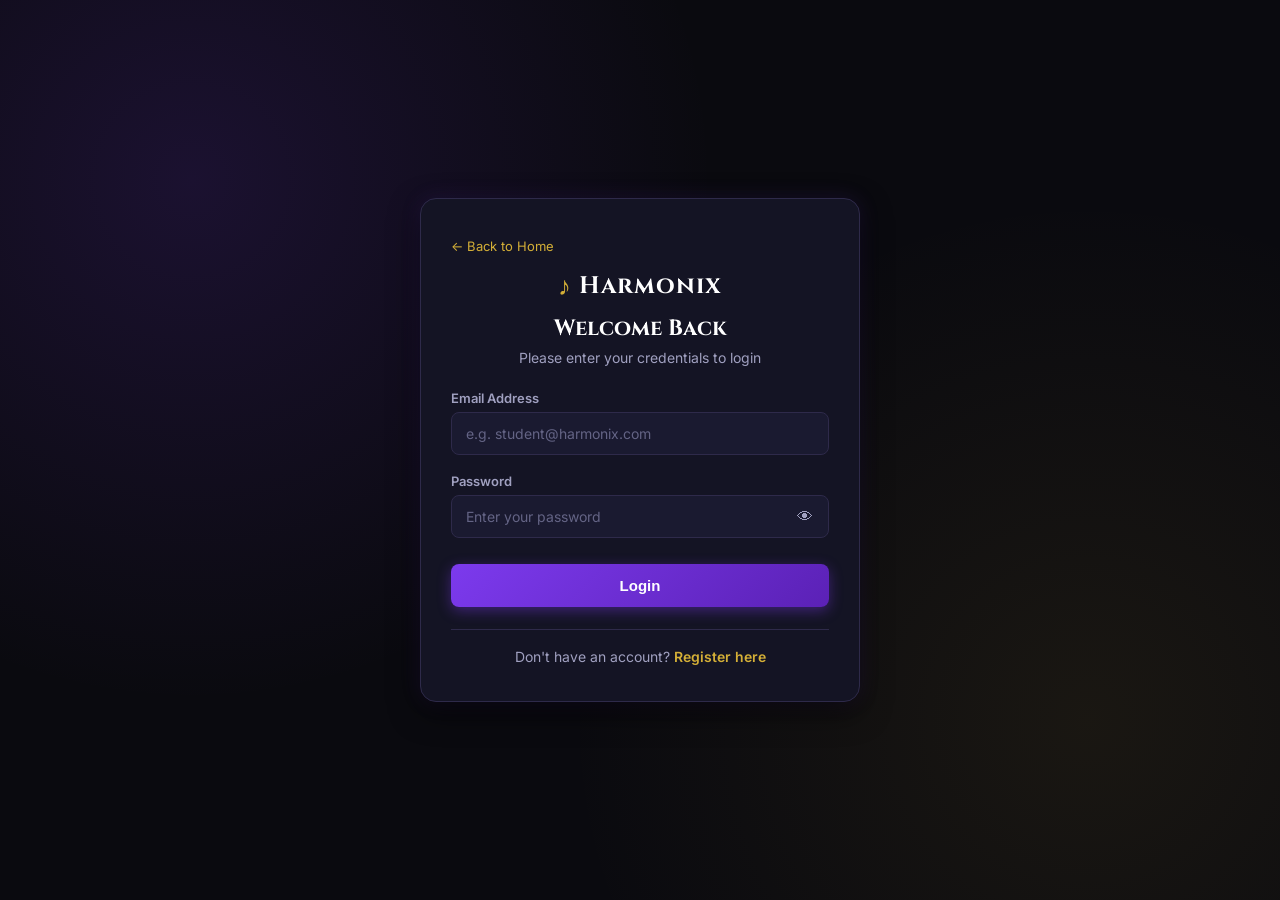
<file: pages/login.html>
<!DOCTYPE html>
<html lang="en">
<head>
  <meta charset="UTF-8" />
  <meta name="viewport" content="width=device-width, initial-scale=1.0" />
  <title>Login - Harmonix Music Academy</title>

  <!-- Google Fonts for typography -->
  <link rel="preconnect" href="https://fonts.googleapis.com" />
  <link rel="preconnect" href="https://fonts.gstatic.com" crossorigin />
  <link href="https://fonts.googleapis.com/css2?family=Cinzel:wght@600;700&family=Inter:wght@400;500;600&display=swap" rel="stylesheet" />

  <!-- Authentication CSS -->
  <link rel="stylesheet" href="../css/auth.css" />
</head>
<body>

  <!-- Main Login Card Container -->
  <div class="auth-container">

    <!-- Back to home navigation -->
    <a href="../index.html" class="back-link">&larr; Back to Home</a>

    <!-- Header / Branding -->
    <div class="auth-header">
      <a href="../index.html" class="logo">
        <span class="logo-icon">&#9834;</span>
        <span class="logo-text">Harmonix</span>
      </a>
      <h1>Welcome Back</h1>
      <p>Please enter your credentials to login</p>
    </div>

    <!-- Alert / Message Box for errors and success messages -->
    <div id="messageBox" class="message-box"></div>

    <!-- Login Form -->
    <form id="loginForm" novalidate>

      <!-- Email Field -->
      <div class="form-group">
        <label for="loginEmail">Email Address</label>
        <input 
          type="email" 
          id="loginEmail" 
          placeholder="e.g. student@harmonix.com" 
          autocomplete="email"
        />
      </div>

      <!-- Password Field with Show/Hide toggle -->
      <div class="form-group">
        <label for="loginPassword">Password</label>
        <div class="password-wrapper">
          <input 
            type="password" 
            id="loginPassword" 
            placeholder="Enter your password" 
            autocomplete="current-password"
          />
          <button 
            type="button" 
            id="togglePasswordBtn" 
            class="password-toggle-btn" 
            title="Show or hide password"
            aria-label="Toggle password visibility"
          >
            &#128065;
          </button>
        </div>
      </div>

      <!-- Submit Button -->
      <button type="submit" id="loginBtn" class="submit-btn">Login</button>

    </form>

    <!-- Link to Register Page -->
    <div class="auth-footer">
      Don't have an account? <a href="register.html">Register here</a>
    </div>

  </div>

  <!-- Vanilla JavaScript File -->
  <script src="../js/login.js"></script>
</body>
</html>
</file>
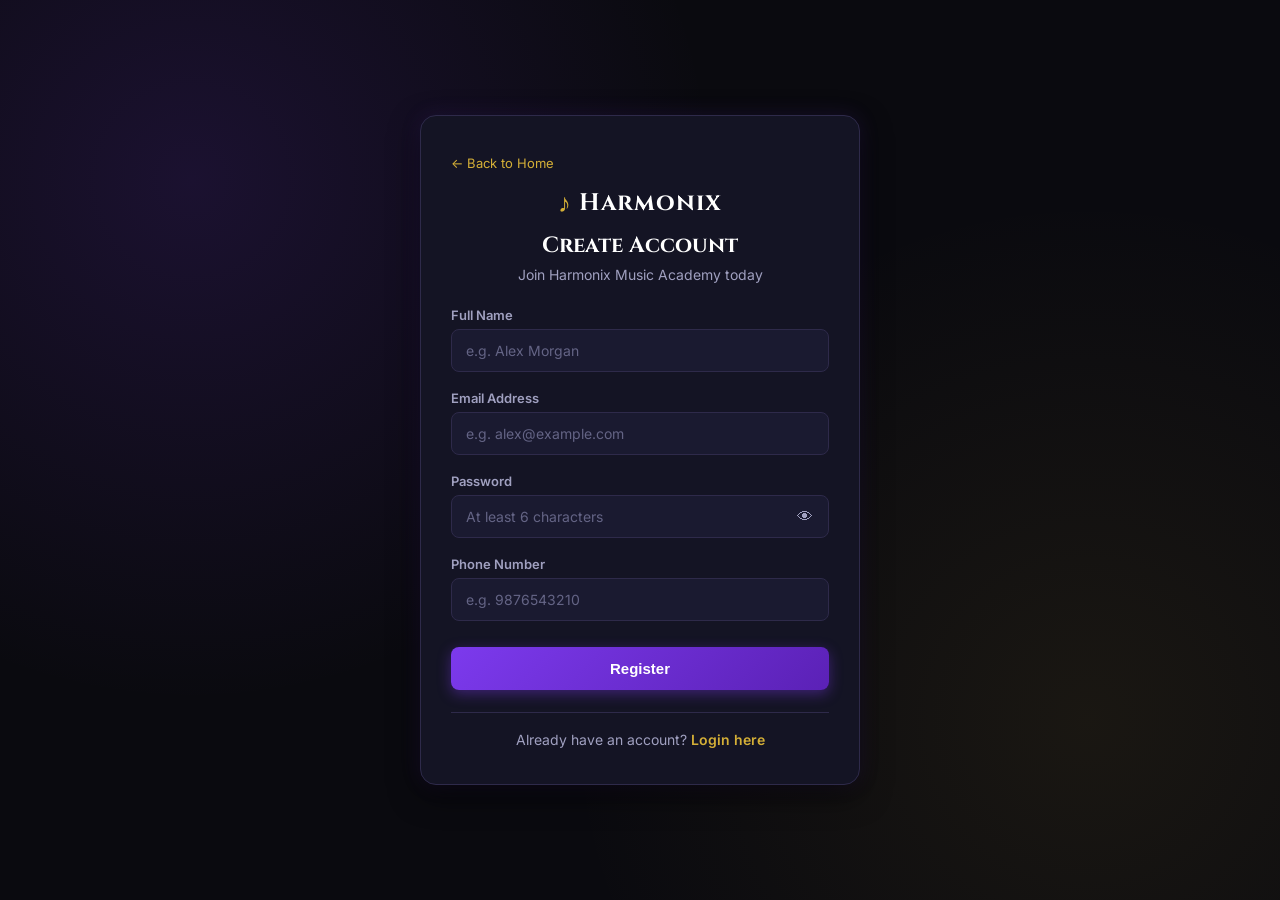
<file: pages/register.html>
<!DOCTYPE html>
<html lang="en">
<head>
  <meta charset="UTF-8" />
  <meta name="viewport" content="width=device-width, initial-scale=1.0" />
  <title>Register - Harmonix Music Academy</title>

  <!-- Google Fonts for typography -->
  <link rel="preconnect" href="https://fonts.googleapis.com" />
  <link rel="preconnect" href="https://fonts.gstatic.com" crossorigin />
  <link href="https://fonts.googleapis.com/css2?family=Cinzel:wght@600;700&family=Inter:wght@400;500;600&display=swap" rel="stylesheet" />

  <!-- Authentication CSS -->
  <link rel="stylesheet" href="../css/auth.css" />
</head>
<body>

  <!-- Main Registration Card Container -->
  <div class="auth-container">

    <!-- Back to home navigation -->
    <a href="../index.html" class="back-link">&larr; Back to Home</a>

    <!-- Header / Branding -->
    <div class="auth-header">
      <a href="../index.html" class="logo">
        <span class="logo-icon">&#9834;</span>
        <span class="logo-text">Harmonix</span>
      </a>
      <h1>Create Account</h1>
      <p>Join Harmonix Music Academy today</p>
    </div>

    <!-- Alert / Message Box for errors and success messages -->
    <div id="messageBox" class="message-box"></div>

    <!-- Registration Form -->
    <form id="registerForm" novalidate>

      <!-- Full Name Field -->
      <div class="form-group">
        <label for="regFullName">Full Name</label>
        <input 
          type="text" 
          id="regFullName" 
          placeholder="e.g. Alex Morgan" 
          autocomplete="name"
        />
      </div>

      <!-- Email Field -->
      <div class="form-group">
        <label for="regEmail">Email Address</label>
        <input 
          type="email" 
          id="regEmail" 
          placeholder="e.g. alex@example.com" 
          autocomplete="email"
        />
      </div>

      <!-- Password Field with Show/Hide toggle -->
      <div class="form-group">
        <label for="regPassword">Password</label>
        <div class="password-wrapper">
          <input 
            type="password" 
            id="regPassword" 
            placeholder="At least 6 characters" 
            autocomplete="new-password"
          />
          <button 
            type="button" 
            id="toggleRegPasswordBtn" 
            class="password-toggle-btn" 
            title="Show or hide password"
            aria-label="Toggle password visibility"
          >
            &#128065;
          </button>
        </div>
      </div>

      <!-- Phone Number Field -->
      <div class="form-group">
        <label for="regPhone">Phone Number</label>
        <input 
          type="tel" 
          id="regPhone" 
          placeholder="e.g. 9876543210" 
          autocomplete="tel"
        />
      </div>

      <!-- Submit Button -->
      <button type="submit" id="registerBtn" class="submit-btn">Register</button>

    </form>

    <!-- Link to Login Page -->
    <div class="auth-footer">
      Already have an account? <a href="login.html">Login here</a>
    </div>

  </div>

  <!-- Vanilla JavaScript File -->
  <script src="../js/register.js"></script>
</body>
</html>
</file>
<file: css/style.css>
/* ============================================================
   HARMONIX MUSIC ACADEMY — style.css
   Dark theme: #0a0a0f (bg) | #7c3aed (purple) | #d4af37 (gold)
   ============================================================ */

/* ── 1. CSS Custom Properties ─────────────────────────────── */
:root {
  /* Colours */
  --clr-bg:          #0a0a0f;
  --clr-bg-2:        #10101a;
  --clr-bg-3:        #16162a;
  --clr-bg-card:     #1a1a2e;
  --clr-purple:      #7c3aed;
  --clr-purple-lt:   #9b59f5;
  --clr-purple-dk:   #5b21b6;
  --clr-gold:        #d4af37;
  --clr-gold-lt:     #f0d060;
  --clr-gold-dk:     #a8882a;
  --clr-text:        #e8e8f0;
  --clr-text-muted:  #9090b0;
  --clr-border:      rgba(124, 58, 237, 0.2);
  --clr-border-gold: rgba(212, 175, 55, 0.3);
  --clr-white:       #ffffff;

  /* Typography */
  --font-display: 'Cinzel', Georgia, serif;
  --font-body:    'Inter', system-ui, sans-serif;

  /* Sizing */
  --max-w: 1200px;
  --navbar-h: 72px;
  --radius-sm: 8px;
  --radius-md: 16px;
  --radius-lg: 24px;
  --radius-pill: 9999px;

  /* Transitions */
  --ease: cubic-bezier(0.4, 0, 0.2, 1);
  --dur-fast: 150ms;
  --dur-base: 300ms;
  --dur-slow: 500ms;

  /* Shadows */
  --shadow-purple: 0 0 30px rgba(124, 58, 237, 0.25);
  --shadow-gold:   0 0 20px rgba(212, 175, 55, 0.2);
  --shadow-card:   0 8px 32px rgba(0, 0, 0, 0.5);
}

/* ── 2. Reset & Base ──────────────────────────────────────── */
*, *::before, *::after {
  box-sizing: border-box;
  margin: 0;
  padding: 0;
}

html {
  scroll-behavior: smooth;
  font-size: 16px;
  -webkit-text-size-adjust: 100%;
}

body {
  font-family: var(--font-body);
  background-color: var(--clr-bg);
  color: var(--clr-text);
  line-height: 1.65;
  overflow-x: hidden;
}

img, svg { display: block; max-width: 100%; }
ul, ol   { list-style: none; }
a        { color: inherit; text-decoration: none; }
button   { font: inherit; cursor: pointer; border: none; background: none; }

:focus-visible {
  outline: 2px solid var(--clr-gold);
  outline-offset: 3px;
  border-radius: 4px;
}

::selection {
  background: rgba(212, 175, 55, 0.3);
  color: var(--clr-white);
}

/* Scrollbar */
::-webkit-scrollbar { width: 6px; }
::-webkit-scrollbar-track { background: var(--clr-bg); }
::-webkit-scrollbar-thumb {
  background: var(--clr-purple);
  border-radius: var(--radius-pill);
}

/* ── 3. Utility classes ───────────────────────────────────── */
.container {
  width: min(var(--max-w), 100% - 2 * clamp(1rem, 4vw, 3rem));
  margin-inline: auto;
}

.text-gold { color: var(--clr-gold); }

.section {
  padding-block: clamp(4rem, 8vw, 7rem);
}

.section-header {
  text-align: center;
  margin-bottom: clamp(2.5rem, 5vw, 4rem);
}

.section-tag {
  display: inline-block;
  font-size: 0.8rem;
  font-weight: 600;
  letter-spacing: 0.15em;
  text-transform: uppercase;
  color: var(--clr-gold);
  background: rgba(212, 175, 55, 0.08);
  border: 1px solid var(--clr-border-gold);
  padding: 0.3rem 1rem;
  border-radius: var(--radius-pill);
  margin-bottom: 1rem;
}

.section-title {
  font-family: var(--font-display);
  font-size: clamp(1.9rem, 4vw, 3rem);
  font-weight: 700;
  line-height: 1.2;
  margin-bottom: 1rem;
}

.section-desc {
  font-size: 1.05rem;
  color: var(--clr-text-muted);
  max-width: 600px;
  margin-inline: auto;
}

/* ── 4. Buttons ───────────────────────────────────────────── */
.btn {
  display: inline-flex;
  align-items: center;
  justify-content: center;
  gap: 0.5rem;
  padding: 0.65rem 1.5rem;
  border-radius: var(--radius-pill);
  font-size: 0.95rem;
  font-weight: 600;
  letter-spacing: 0.02em;
  transition: transform var(--dur-fast) var(--ease),
              box-shadow var(--dur-base) var(--ease),
              background var(--dur-base) var(--ease);
  white-space: nowrap;
}

.btn:hover  { transform: translateY(-2px); }
.btn:active { transform: translateY(0); }

.btn--primary {
  background: linear-gradient(135deg, var(--clr-purple), var(--clr-purple-dk));
  color: var(--clr-white);
  box-shadow: 0 4px 20px rgba(124, 58, 237, 0.4);
}
.btn--primary:hover {
  background: linear-gradient(135deg, var(--clr-purple-lt), var(--clr-purple));
  box-shadow: 0 6px 28px rgba(124, 58, 237, 0.55);
}

.btn--outline {
  background: transparent;
  color: var(--clr-gold);
  border: 2px solid var(--clr-gold);
}
.btn--outline:hover {
  background: rgba(212, 175, 55, 0.1);
  box-shadow: var(--shadow-gold);
}

.btn--ghost {
  background: rgba(255, 255, 255, 0.07);
  color: var(--clr-text);
  border: 1px solid rgba(255,255,255,0.12);
}
.btn--ghost:hover {
  background: rgba(255, 255, 255, 0.12);
}

.btn--lg  { padding: 0.85rem 2rem; font-size: 1rem; }
.btn--sm  { padding: 0.45rem 1.1rem; font-size: 0.85rem; }
.btn--full { width: 100%; }

/* Button loading state */
.btn__spinner {
  display: none;
  width: 16px;
  height: 16px;
  border: 2px solid rgba(255,255,255,0.3);
  border-top-color: var(--clr-white);
  border-radius: 50%;
  animation: spin 0.7s linear infinite;
}
.btn.is-loading .btn__text   { display: none; }
.btn.is-loading .btn__spinner { display: block; }

@keyframes spin { to { transform: rotate(360deg); } }

/* ── 5. Navigation ────────────────────────────────────────── */
.navbar {
  position: fixed;
  top: 0;
  left: 0;
  right: 0;
  z-index: 900;
  height: var(--navbar-h);
  display: flex;
  align-items: center;
  transition: background var(--dur-base) var(--ease),
              box-shadow var(--dur-base) var(--ease);
}

.navbar.scrolled {
  background: rgba(10, 10, 15, 0.92);
  backdrop-filter: blur(16px);
  -webkit-backdrop-filter: blur(16px);
  box-shadow: 0 1px 0 rgba(124, 58, 237, 0.3);
}

.navbar__inner {
  display: flex;
  align-items: center;
  gap: 2rem;
  width: 100%;
}

.navbar__brand {
  display: flex;
  align-items: center;
  gap: 0.6rem;
  flex-shrink: 0;
}

.brand-icon {
  font-size: 1.8rem;
  color: var(--clr-gold);
  line-height: 1;
}

.brand-name {
  font-family: var(--font-display);
  font-size: 1.35rem;
  font-weight: 700;
  background: linear-gradient(135deg, var(--clr-white) 40%, var(--clr-gold));
  -webkit-background-clip: text;
  -webkit-text-fill-color: transparent;
  background-clip: text;
}

.navbar__nav {
  flex: 1;
  display: flex;
  justify-content: center;
}

.nav-list {
  display: flex;
  align-items: center;
  gap: 0.25rem;
}

.nav-link {
  position: relative;
  padding: 0.4rem 0.9rem;
  font-size: 0.9rem;
  font-weight: 500;
  color: var(--clr-text-muted);
  border-radius: var(--radius-sm);
  transition: color var(--dur-base) var(--ease);
}

.nav-link::after {
  content: '';
  position: absolute;
  bottom: -2px;
  left: 50%;
  translate: -50% 0;
  width: 0;
  height: 2px;
  background: var(--clr-gold);
  border-radius: var(--radius-pill);
  transition: width var(--dur-base) var(--ease);
}

.nav-link:hover,
.nav-link.active {
  color: var(--clr-white);
}

.nav-link:hover::after,
.nav-link.active::after {
  width: 70%;
}

.navbar__actions {
  display: flex;
  align-items: center;
  gap: 0.75rem;
  flex-shrink: 0;
}

/* Hamburger */
.hamburger {
  display: none;
  flex-direction: column;
  gap: 5px;
  padding: 6px;
  margin-left: auto;
}

.hamburger__bar {
  display: block;
  width: 24px;
  height: 2px;
  background: var(--clr-text);
  border-radius: var(--radius-pill);
  transition: transform var(--dur-base) var(--ease),
              opacity var(--dur-base) var(--ease);
  transform-origin: center;
}

.hamburger.is-open .hamburger__bar:nth-child(1) {
  transform: translateY(7px) rotate(45deg);
}
.hamburger.is-open .hamburger__bar:nth-child(2) {
  opacity: 0;
  transform: scaleX(0);
}
.hamburger.is-open .hamburger__bar:nth-child(3) {
  transform: translateY(-7px) rotate(-45deg);
}

/* ── 6. Hero ──────────────────────────────────────────────── */
.hero {
  position: relative;
  min-height: 100svh;
  display: flex;
  align-items: center;
  overflow: hidden;
}

.hero__bg {
  position: absolute;
  inset: 0;
  background:
    radial-gradient(ellipse 80% 60% at 70% 40%, rgba(124,58,237,0.18) 0%, transparent 60%),
    radial-gradient(ellipse 60% 50% at 20% 80%, rgba(212,175,55,0.08) 0%, transparent 50%),
    linear-gradient(170deg, #0a0a0f 0%, #0d0d1a 50%, #10101a 100%);
}

.hero__overlay {
  position: absolute;
  inset: 0;
  background: url("data:image/svg+xml,%3Csvg width='60' height='60' viewBox='0 0 60 60' xmlns='http://www.w3.org/2000/svg'%3E%3Cg fill='none' fill-rule='evenodd'%3E%3Cg fill='%237c3aed' fill-opacity='0.03'%3E%3Ccircle cx='30' cy='30' r='2'/%3E%3C/g%3E%3C/g%3E%3C/svg%3E");
}

.hero__particles {
  position: absolute;
  inset: 0;
  pointer-events: none;
}

.hero__content {
  position: relative;
  z-index: 2;
  padding-top: calc(var(--navbar-h) + 2rem);
  padding-bottom: 6rem;
}

.hero__tag {
  display: inline-flex;
  align-items: center;
  gap: 0.5rem;
  font-size: 0.8rem;
  font-weight: 600;
  letter-spacing: 0.15em;
  text-transform: uppercase;
  color: var(--clr-gold);
  background: rgba(212, 175, 55, 0.08);
  border: 1px solid var(--clr-border-gold);
  padding: 0.4rem 1.1rem;
  border-radius: var(--radius-pill);
  margin-bottom: 1.5rem;
  width: fit-content;
}

.hero__heading {
  font-family: var(--font-display);
  font-size: clamp(2.6rem, 7vw, 5.5rem);
  font-weight: 700;
  line-height: 1.1;
  margin-bottom: 1.5rem;
  max-width: 14ch;
}

.hero__subtext {
  font-size: clamp(1rem, 1.5vw, 1.15rem);
  color: var(--clr-text-muted);
  max-width: 540px;
  margin-bottom: 2.5rem;
  line-height: 1.75;
}

.hero__cta {
  display: flex;
  flex-wrap: wrap;
  gap: 1rem;
  margin-bottom: 4rem;
}

/* Stats */
.hero__stats {
  display: flex;
  flex-wrap: wrap;
  gap: 0;
  background: rgba(255, 255, 255, 0.04);
  border: 1px solid var(--clr-border);
  border-radius: var(--radius-md);
  overflow: hidden;
  backdrop-filter: blur(8px);
  -webkit-backdrop-filter: blur(8px);
  width: fit-content;
  max-width: 100%;
}

.stat {
  display: flex;
  flex-direction: column;
  align-items: center;
  padding: 1.2rem 1.8rem;
  gap: 0.15rem;
}

.stat__number {
  font-family: var(--font-display);
  font-size: 1.9rem;
  font-weight: 700;
  color: var(--clr-white);
  line-height: 1;
}

.stat__suffix {
  font-family: var(--font-display);
  font-size: 1.5rem;
  font-weight: 700;
  color: var(--clr-gold);
  display: inline;
}

.stat__label {
  font-size: 0.75rem;
  color: var(--clr-text-muted);
  letter-spacing: 0.05em;
  text-transform: uppercase;
}

.stat__divider {
  width: 1px;
  background: var(--clr-border);
  align-self: stretch;
}

/* Scroll indicator */
.scroll-indicator {
  position: absolute;
  bottom: 2rem;
  left: 50%;
  translate: -50% 0;
  z-index: 2;
  display: flex;
  flex-direction: column;
  align-items: center;
  animation: bounce 2s ease-in-out infinite;
}

.scroll-indicator__icon {
  display: block;
  width: 24px;
  height: 40px;
  border: 2px solid rgba(212, 175, 55, 0.4);
  border-radius: var(--radius-pill);
  position: relative;
}

.scroll-indicator__icon::after {
  content: '';
  position: absolute;
  top: 6px;
  left: 50%;
  translate: -50% 0;
  width: 4px;
  height: 8px;
  background: var(--clr-gold);
  border-radius: var(--radius-pill);
  animation: scroll-dot 2s ease-in-out infinite;
}

@keyframes bounce {
  0%, 100% { translate: -50% 0; }
  50%       { translate: -50% -8px; }
}

@keyframes scroll-dot {
  0%   { transform: translateY(0); opacity: 1; }
  100% { transform: translateY(16px); opacity: 0; }
}

/* Particle dots */
.particle {
  position: absolute;
  border-radius: 50%;
  animation: float-particle linear infinite;
  pointer-events: none;
}

@keyframes float-particle {
  0%   { transform: translateY(0) rotate(0deg); opacity: 0; }
  10%  { opacity: 1; }
  90%  { opacity: 1; }
  100% { transform: translateY(-100vh) rotate(720deg); opacity: 0; }
}

/* ── 7. About ─────────────────────────────────────────────── */
.about {
  background: var(--clr-bg-2);
}

.about__grid {
  display: grid;
  grid-template-columns: 1fr 1fr;
  gap: clamp(2rem, 5vw, 5rem);
  align-items: center;
}

.about__visual {
  position: relative;
}

.about__image-frame {
  position: relative;
}

.about__image-bg {
  aspect-ratio: 4 / 3;
  border-radius: var(--radius-lg);
  background: linear-gradient(135deg, var(--clr-bg-3), var(--clr-bg-card));
  border: 1px solid var(--clr-border);
  overflow: hidden;
  position: relative;
}

.music-visual {
  position: absolute;
  inset: 0;
  display: flex;
  align-items: center;
  justify-content: center;
  overflow: hidden;
}

.music-note {
  position: absolute;
  font-size: 3.5rem;
  color: var(--clr-gold);
  opacity: 0.15;
  animation: drift linear infinite;
  user-select: none;
}

.n1 { top: 10%; left: 10%; font-size: 5rem; animation-duration: 8s; animation-delay: 0s; }
.n2 { top: 60%; left: 70%; font-size: 4rem; animation-duration: 10s; animation-delay: 2s; }
.n3 { top: 30%; left: 55%; font-size: 3rem; animation-duration: 7s; animation-delay: 1s; }
.n4 { top: 75%; left: 20%; font-size: 4.5rem; animation-duration: 9s; animation-delay: 3s; }
.n5 { top: 20%; left: 75%; font-size: 6rem; color: var(--clr-purple); animation-duration: 11s; animation-delay: 0.5s; }

@keyframes drift {
  0%   { transform: translate(0, 0) rotate(0deg);   opacity: 0.1; }
  25%  { opacity: 0.25; }
  50%  { transform: translate(20px, -20px) rotate(10deg); opacity: 0.1; }
  75%  { opacity: 0.25; }
  100% { transform: translate(0, 0) rotate(0deg);   opacity: 0.1; }
}

.waveform {
  display: flex;
  align-items: flex-end;
  gap: 5px;
  height: 80px;
  position: absolute;
  bottom: 10%;
  left: 50%;
  translate: -50% 0;
}

.waveform span {
  display: block;
  width: 6px;
  background: linear-gradient(to top, var(--clr-purple), var(--clr-gold));
  border-radius: var(--radius-pill);
  animation: wave 1.4s ease-in-out infinite;
  opacity: 0.6;
}

.waveform span:nth-child(1)  { animation-delay: 0.0s; }
.waveform span:nth-child(2)  { animation-delay: 0.1s; }
.waveform span:nth-child(3)  { animation-delay: 0.2s; }
.waveform span:nth-child(4)  { animation-delay: 0.3s; }
.waveform span:nth-child(5)  { animation-delay: 0.4s; }
.waveform span:nth-child(6)  { animation-delay: 0.5s; }
.waveform span:nth-child(7)  { animation-delay: 0.6s; }
.waveform span:nth-child(8)  { animation-delay: 0.5s; }
.waveform span:nth-child(9)  { animation-delay: 0.4s; }
.waveform span:nth-child(10) { animation-delay: 0.3s; }
.waveform span:nth-child(11) { animation-delay: 0.2s; }
.waveform span:nth-child(12) { animation-delay: 0.1s; }

@keyframes wave {
  0%, 100% { height: 10px; }
  50%       { height: 60px; }
}

.about__badge {
  position: absolute;
  bottom: -1.2rem;
  right: -1.2rem;
  background: linear-gradient(135deg, var(--clr-gold), var(--clr-gold-dk));
  color: #000;
  border-radius: var(--radius-md);
  padding: 1rem 1.4rem;
  text-align: center;
  box-shadow: var(--shadow-gold);
}

.about__badge-number {
  display: block;
  font-family: var(--font-display);
  font-size: 1.8rem;
  font-weight: 700;
  line-height: 1;
}

.about__badge-text {
  font-size: 0.75rem;
  font-weight: 600;
  letter-spacing: 0.05em;
  white-space: nowrap;
}

.about__subtitle {
  font-family: var(--font-display);
  font-size: 1.3rem;
  color: var(--clr-gold);
  margin-bottom: 1rem;
}

.about__text {
  color: var(--clr-text-muted);
  line-height: 1.8;
  margin-bottom: 2rem;
}

.about__pillars {
  display: flex;
  flex-direction: column;
  gap: 1.2rem;
  margin-bottom: 2rem;
}

.pillar {
  display: flex;
  gap: 1rem;
  align-items: flex-start;
  background: rgba(255, 255, 255, 0.03);
  border: 1px solid var(--clr-border);
  border-radius: var(--radius-sm);
  padding: 1rem;
}

.pillar__icon {
  font-size: 1.5rem;
  line-height: 1;
  flex-shrink: 0;
}

.pillar__title {
  font-weight: 600;
  margin-bottom: 0.25rem;
  color: var(--clr-white);
}

.pillar__text {
  font-size: 0.9rem;
  color: var(--clr-text-muted);
}

.about__highlights {
  display: grid;
  grid-template-columns: 1fr 1fr;
  gap: 0.6rem;
}

.highlight {
  display: flex;
  align-items: flex-start;
  gap: 0.6rem;
  font-size: 0.9rem;
  color: var(--clr-text-muted);
}

.highlight__check {
  color: var(--clr-gold);
  font-weight: 700;
  flex-shrink: 0;
}

/* ── 8. Courses ───────────────────────────────────────────── */
.courses {
  background: var(--clr-bg);
}

.courses__grid {
  display: grid;
  grid-template-columns: repeat(auto-fill, minmax(300px, 1fr));
  gap: 1.5rem;
}

.course-card {
  background: var(--clr-bg-card);
  border: 1px solid var(--clr-border);
  border-radius: var(--radius-md);
  overflow: hidden;
  display: flex;
  flex-direction: column;
  transition: transform var(--dur-base) var(--ease),
              box-shadow var(--dur-base) var(--ease),
              border-color var(--dur-base) var(--ease);
}

.course-card:hover,
.course-card:focus-within {
  transform: translateY(-6px);
  box-shadow: var(--shadow-card), var(--shadow-purple);
  border-color: rgba(124, 58, 237, 0.5);
}

.course-card__icon-wrap {
  background: linear-gradient(135deg, var(--clr-bg-3), var(--clr-bg));
  padding: 2rem;
  text-align: center;
  border-bottom: 1px solid var(--clr-border);
  position: relative;
  overflow: hidden;
}

.course-card__icon-wrap::before {
  content: '';
  position: absolute;
  inset: 0;
  background: radial-gradient(circle at center, rgba(124,58,237,0.1), transparent 70%);
}

.course-card__emoji {
  font-size: 3.5rem;
  display: block;
  position: relative;
  transition: transform var(--dur-base) var(--ease);
}

.course-card:hover .course-card__emoji {
  transform: scale(1.15) rotate(-5deg);
}

.course-card__body {
  padding: 1.5rem;
  flex: 1;
}

.course-card__title {
  font-family: var(--font-display);
  font-size: 1.15rem;
  font-weight: 600;
  margin-bottom: 0.6rem;
  color: var(--clr-white);
}

.course-card__desc {
  font-size: 0.9rem;
  color: var(--clr-text-muted);
  line-height: 1.65;
  margin-bottom: 1rem;
}

.course-card__meta {
  display: flex;
  flex-wrap: wrap;
  gap: 0.5rem;
}

.badge {
  display: inline-block;
  font-size: 0.72rem;
  font-weight: 600;
  padding: 0.2rem 0.65rem;
  border-radius: var(--radius-pill);
  background: rgba(124, 58, 237, 0.15);
  color: var(--clr-purple-lt);
  border: 1px solid rgba(124, 58, 237, 0.3);
  letter-spacing: 0.03em;
}

.badge--gold {
  background: rgba(212, 175, 55, 0.12);
  color: var(--clr-gold);
  border-color: var(--clr-border-gold);
}

.course-card__footer {
  padding: 1rem 1.5rem;
  border-top: 1px solid var(--clr-border);
}

/* ── 9. Teachers ──────────────────────────────────────────── */
.teachers {
  background: var(--clr-bg-2);
}

.teachers__grid {
  display: grid;
  grid-template-columns: repeat(auto-fill, minmax(260px, 1fr));
  gap: 1.5rem;
}

.teacher-card {
  background: var(--clr-bg-card);
  border: 1px solid var(--clr-border);
  border-radius: var(--radius-md);
  overflow: hidden;
  display: flex;
  flex-direction: column;
  align-items: center;
  padding: 2rem 1.5rem;
  text-align: center;
  gap: 1.2rem;
  transition: transform var(--dur-base) var(--ease),
              box-shadow var(--dur-base) var(--ease),
              border-color var(--dur-base) var(--ease);
}

.teacher-card:hover,
.teacher-card:focus-within {
  transform: translateY(-5px);
  box-shadow: var(--shadow-card), var(--shadow-purple);
  border-color: rgba(124, 58, 237, 0.4);
}

.teacher-card__avatar {
  width: 90px;
  height: 90px;
  border-radius: 50%;
  overflow: hidden;
  border: 3px solid var(--clr-border-gold);
  flex-shrink: 0;
}

.avatar-placeholder {
  width: 100%;
  height: 100%;
  display: flex;
  align-items: center;
  justify-content: center;
  font-family: var(--font-display);
  font-size: 1.2rem;
  font-weight: 700;
  color: var(--clr-white);
  background: linear-gradient(
    135deg,
    hsl(var(--hue), 60%, 25%),
    hsl(var(--hue), 70%, 15%)
  );
}

.avatar-placeholder.sm {
  width: 44px;
  height: 44px;
  font-size: 0.75rem;
  border-radius: 50%;
  flex-shrink: 0;
}

.teacher-card__name {
  font-family: var(--font-display);
  font-size: 1.1rem;
  font-weight: 600;
  color: var(--clr-white);
  margin-bottom: 0.25rem;
}

.teacher-card__instrument {
  font-size: 0.85rem;
  font-weight: 600;
  letter-spacing: 0.03em;
  margin-bottom: 0.6rem;
}

.teacher-card__bio {
  font-size: 0.88rem;
  color: var(--clr-text-muted);
  line-height: 1.65;
  margin-bottom: 0.6rem;
}

.teacher-card__tags {
  display: flex;
  flex-wrap: wrap;
  gap: 0.4rem;
  justify-content: center;
}

.tag {
  font-size: 0.72rem;
  font-weight: 600;
  padding: 0.2rem 0.6rem;
  border-radius: var(--radius-pill);
  background: rgba(255,255,255,0.05);
  color: var(--clr-text-muted);
  border: 1px solid rgba(255,255,255,0.1);
}

/* ── 10. Why Us ───────────────────────────────────────────── */
.why-us {
  background: var(--clr-bg);
  position: relative;
  overflow: hidden;
}

.why-us::before {
  content: '';
  position: absolute;
  top: -200px;
  left: 50%;
  translate: -50% 0;
  width: 800px;
  height: 400px;
  background: radial-gradient(ellipse, rgba(124,58,237,0.08), transparent 70%);
  pointer-events: none;
}

.why-us__grid {
  display: grid;
  grid-template-columns: repeat(auto-fill, minmax(280px, 1fr));
  gap: 1.5rem;
}

.why-card {
  background: var(--clr-bg-card);
  border: 1px solid var(--clr-border);
  border-radius: var(--radius-md);
  padding: 2rem;
  transition: transform var(--dur-base) var(--ease),
              box-shadow var(--dur-base) var(--ease),
              border-color var(--dur-base) var(--ease);
}

.why-card:hover {
  transform: translateY(-4px);
  box-shadow: var(--shadow-card);
  border-color: rgba(212, 175, 55, 0.3);
}

.why-card__icon {
  font-size: 2.4rem;
  margin-bottom: 1rem;
  line-height: 1;
}

.why-card__title {
  font-family: var(--font-display);
  font-size: 1.05rem;
  font-weight: 600;
  color: var(--clr-white);
  margin-bottom: 0.6rem;
}

.why-card__text {
  font-size: 0.9rem;
  color: var(--clr-text-muted);
  line-height: 1.65;
}

/* ── 11. Testimonials ─────────────────────────────────────── */
.testimonials {
  background: var(--clr-bg-2);
}

.testimonials__track-wrap {
  overflow: hidden;
  border-radius: var(--radius-lg);
  margin-bottom: 2rem;
}

.testimonials__track {
  display: flex;
  transition: transform var(--dur-slow) var(--ease);
}

.testimonial-card {
  min-width: 100%;
  padding: 0;
}

.testimonial-card__quote {
  font-size: clamp(1rem, 1.5vw, 1.15rem);
  color: var(--clr-text);
  line-height: 1.8;
  font-style: italic;
  background: var(--clr-bg-card);
  border: 1px solid var(--clr-border);
  border-radius: var(--radius-md);
  padding: 2.5rem;
  margin-bottom: 1.5rem;
  position: relative;
}

.testimonial-card__quote::before {
  content: '"';
  position: absolute;
  top: -0.2rem;
  left: 1.5rem;
  font-family: var(--font-display);
  font-size: 5rem;
  color: var(--clr-gold);
  opacity: 0.2;
  line-height: 1;
}

.testimonial-card__footer {
  display: flex;
  align-items: center;
  gap: 1rem;
  padding-left: 1rem;
}

.testimonial-card__footer > div:first-of-type {
  display: flex;
  flex-direction: column;
  flex: 1;
}

.testimonial-card__name {
  font-family: var(--font-display);
  font-size: 1rem;
  font-weight: 600;
  color: var(--clr-white);
  font-style: normal;
}

.testimonial-card__course {
  font-size: 0.82rem;
  color: var(--clr-text-muted);
}

.testimonial-card__stars {
  color: var(--clr-gold);
  font-size: 0.9rem;
  letter-spacing: 1px;
}

.testimonials__controls {
  display: flex;
  align-items: center;
  justify-content: center;
  gap: 1rem;
}

.testimonial-btn {
  width: 44px;
  height: 44px;
  border-radius: 50%;
  background: rgba(255, 255, 255, 0.06);
  border: 1px solid var(--clr-border);
  color: var(--clr-text);
  font-size: 1.2rem;
  display: flex;
  align-items: center;
  justify-content: center;
  transition: background var(--dur-fast) var(--ease),
              border-color var(--dur-fast) var(--ease);
}

.testimonial-btn:hover {
  background: rgba(124, 58, 237, 0.2);
  border-color: var(--clr-purple);
}

.testimonials__dots {
  display: flex;
  gap: 0.4rem;
}

.dot {
  width: 8px;
  height: 8px;
  border-radius: 50%;
  background: rgba(255,255,255,0.2);
  border: none;
  padding: 0;
  transition: background var(--dur-fast) var(--ease),
              transform var(--dur-fast) var(--ease);
  cursor: pointer;
}

.dot.active {
  background: var(--clr-gold);
  transform: scale(1.3);
}

/* ── 12. Contact ──────────────────────────────────────────── */
.contact {
  background: var(--clr-bg);
}

.contact__grid {
  display: grid;
  grid-template-columns: 1fr 1.6fr;
  gap: clamp(2rem, 4vw, 4rem);
  align-items: start;
}

.contact-info-card {
  background: var(--clr-bg-card);
  border: 1px solid var(--clr-border);
  border-radius: var(--radius-md);
  padding: 2rem;
  display: flex;
  flex-direction: column;
  gap: 1.5rem;
}

.contact-info-item {
  display: flex;
  gap: 1rem;
  align-items: flex-start;
}

.contact-info-item__icon {
  font-size: 1.4rem;
  line-height: 1;
  flex-shrink: 0;
  margin-top: 0.1rem;
}

.contact-info-item h4 {
  font-weight: 600;
  color: var(--clr-white);
  margin-bottom: 0.25rem;
}

.contact-info-item a,
.contact-info-item address,
.contact-info-item p {
  font-size: 0.9rem;
  color: var(--clr-text-muted);
  font-style: normal;
  line-height: 1.6;
}

.contact-info-item a:hover { color: var(--clr-gold); }

/* Form */
.contact-form {
  background: var(--clr-bg-card);
  border: 1px solid var(--clr-border);
  border-radius: var(--radius-md);
  padding: 2rem;
  display: flex;
  flex-direction: column;
  gap: 1.2rem;
}

.form-row {
  display: grid;
  grid-template-columns: 1fr 1fr;
  gap: 1.2rem;
}

.form-group {
  display: flex;
  flex-direction: column;
  gap: 0.4rem;
}

.form-group label {
  font-size: 0.85rem;
  font-weight: 600;
  color: var(--clr-text);
}

.form-group label span {
  color: var(--clr-gold);
}

.form-group input,
.form-group select,
.form-group textarea {
  background: rgba(255, 255, 255, 0.04);
  border: 1px solid var(--clr-border);
  border-radius: var(--radius-sm);
  color: var(--clr-text);
  font-family: var(--font-body);
  font-size: 0.95rem;
  padding: 0.7rem 1rem;
  transition: border-color var(--dur-fast) var(--ease),
              box-shadow var(--dur-fast) var(--ease);
  -webkit-appearance: none;
  appearance: none;
  width: 100%;
}

.form-group select {
  background-image: url("data:image/svg+xml,%3Csvg xmlns='http://www.w3.org/2000/svg' width='16' height='16' viewBox='0 0 24 24' fill='none' stroke='%239090b0' stroke-width='2'%3E%3Cpath d='M6 9l6 6 6-6'/%3E%3C/svg%3E");
  background-repeat: no-repeat;
  background-position: right 0.9rem center;
  padding-right: 2.5rem;
  cursor: pointer;
}

.form-group select option {
  background: var(--clr-bg-card);
  color: var(--clr-text);
}

.form-group input::placeholder,
.form-group textarea::placeholder {
  color: rgba(144, 144, 176, 0.5);
}

.form-group input:focus,
.form-group select:focus,
.form-group textarea:focus {
  outline: none;
  border-color: var(--clr-purple);
  box-shadow: 0 0 0 3px rgba(124, 58, 237, 0.15);
}

.form-group input.is-invalid,
.form-group select.is-invalid,
.form-group textarea.is-invalid {
  border-color: #ef4444;
  box-shadow: 0 0 0 3px rgba(239, 68, 68, 0.1);
}

.form-group input.is-valid,
.form-group select.is-valid,
.form-group textarea.is-valid {
  border-color: #22c55e;
}

.form-error {
  font-size: 0.78rem;
  color: #f87171;
  min-height: 1.1em;
}

.form-success {
  text-align: center;
  padding: 1rem;
  background: rgba(34, 197, 94, 0.1);
  border: 1px solid rgba(34, 197, 94, 0.3);
  border-radius: var(--radius-sm);
  color: #4ade80;
  font-size: 0.95rem;
}

/* ── 13. Footer ───────────────────────────────────────────── */
.footer {
  background: var(--clr-bg-2);
  border-top: 1px solid var(--clr-border);
  padding-top: 4rem;
}

.footer__grid {
  display: grid;
  grid-template-columns: 2fr 1fr 1fr 2fr;
  gap: 2.5rem;
  margin-bottom: 3rem;
}

.footer__brand {
  display: flex;
  flex-direction: column;
  gap: 1rem;
}

.footer__tagline {
  font-size: 0.88rem;
  color: var(--clr-text-muted);
  line-height: 1.65;
  max-width: 260px;
}

.footer__social {
  display: flex;
  gap: 0.75rem;
  flex-wrap: wrap;
}

.social-link {
  width: 38px;
  height: 38px;
  display: flex;
  align-items: center;
  justify-content: center;
  border-radius: 50%;
  background: rgba(255,255,255,0.05);
  border: 1px solid var(--clr-border);
  color: var(--clr-text-muted);
  transition: background var(--dur-fast) var(--ease),
              color var(--dur-fast) var(--ease),
              border-color var(--dur-fast) var(--ease),
              transform var(--dur-fast) var(--ease);
}

.social-link:hover {
  background: rgba(124, 58, 237, 0.2);
  color: var(--clr-white);
  border-color: var(--clr-purple);
  transform: translateY(-3px);
}

.footer__nav-title {
  font-family: var(--font-display);
  font-size: 0.9rem;
  font-weight: 600;
  color: var(--clr-white);
  letter-spacing: 0.05em;
  margin-bottom: 1.2rem;
}

.footer__nav ul {
  display: flex;
  flex-direction: column;
  gap: 0.6rem;
}

.footer__nav a {
  font-size: 0.88rem;
  color: var(--clr-text-muted);
  transition: color var(--dur-fast) var(--ease);
}

.footer__nav a:hover {
  color: var(--clr-gold);
}

/* Newsletter */
.footer__newsletter p {
  font-size: 0.88rem;
  color: var(--clr-text-muted);
  margin-bottom: 1rem;
}

.newsletter-form {
  display: flex;
  gap: 0.5rem;
  flex-wrap: wrap;
}

.newsletter-form input {
  flex: 1;
  min-width: 140px;
  background: rgba(255,255,255,0.05);
  border: 1px solid var(--clr-border);
  border-radius: var(--radius-pill);
  color: var(--clr-text);
  font-size: 0.88rem;
  padding: 0.55rem 1rem;
  font-family: var(--font-body);
  transition: border-color var(--dur-fast) var(--ease);
}

.newsletter-form input:focus {
  outline: none;
  border-color: var(--clr-purple);
}

.newsletter-form input::placeholder {
  color: rgba(144,144,176,0.5);
}

.newsletter-success {
  font-size: 0.85rem;
  color: #4ade80;
  margin-top: 0.5rem;
}

.footer__bottom {
  border-top: 1px solid var(--clr-border);
  padding-block: 1.5rem;
  display: flex;
  justify-content: space-between;
  align-items: center;
  flex-wrap: wrap;
  gap: 1rem;
}

.footer__bottom p {
  font-size: 0.85rem;
  color: var(--clr-text-muted);
}

.footer__legal {
  display: flex;
  gap: 1.5rem;
}

.footer__legal a {
  font-size: 0.82rem;
  color: var(--clr-text-muted);
  transition: color var(--dur-fast) var(--ease);
}

.footer__legal a:hover {
  color: var(--clr-gold);
}

/* ── 14. Back-to-top ──────────────────────────────────────── */
.back-to-top {
  position: fixed;
  bottom: 2rem;
  right: 1.5rem;
  z-index: 800;
  width: 46px;
  height: 46px;
  border-radius: 50%;
  background: linear-gradient(135deg, var(--clr-purple), var(--clr-purple-dk));
  color: var(--clr-white);
  font-size: 1.5rem;
  display: flex;
  align-items: center;
  justify-content: center;
  box-shadow: 0 4px 20px rgba(124, 58, 237, 0.4);
  opacity: 0;
  pointer-events: none;
  transform: translateY(10px);
  transition: opacity var(--dur-base) var(--ease),
              transform var(--dur-base) var(--ease);
}

.back-to-top.visible {
  opacity: 1;
  pointer-events: auto;
  transform: translateY(0);
}

.back-to-top:hover {
  box-shadow: 0 6px 28px rgba(124, 58, 237, 0.6);
  transform: translateY(-3px);
}

/* ── 15. Scroll-reveal animation ──────────────────────────── */
.reveal {
  opacity: 0;
  transform: translateY(32px);
  transition: opacity var(--dur-slow) var(--ease),
              transform var(--dur-slow) var(--ease);
}

.reveal.visible {
  opacity: 1;
  transform: translateY(0);
}

/* ── 16. Hero entrance animations ─────────────────────────── */
.animate-fade-up {
  opacity: 0;
  transform: translateY(28px);
  animation: fadeUp 0.7s var(--ease) forwards;
}

.delay-1 { animation-delay: 0.1s; }
.delay-2 { animation-delay: 0.3s; }
.delay-3 { animation-delay: 0.5s; }
.delay-4 { animation-delay: 0.65s; }
.delay-5 { animation-delay: 0.8s; }

@keyframes fadeUp {
  to { opacity: 1; transform: translateY(0); }
}

/* ── 17. Responsive ───────────────────────────────────────── */

/* Tablet (~1024px) */
@media (max-width: 1024px) {
  .footer__grid {
    grid-template-columns: 1fr 1fr;
  }
  .footer__brand { grid-column: 1 / -1; }
  .footer__newsletter { grid-column: 1 / -1; }
}

/* Large mobile (~768px) */
@media (max-width: 768px) {

  /* Nav */
  .navbar__nav {
    position: fixed;
    top: var(--navbar-h);
    left: 0;
    right: 0;
    background: rgba(10, 10, 15, 0.97);
    backdrop-filter: blur(16px);
    -webkit-backdrop-filter: blur(16px);
    padding: 1.5rem;
    transform: translateY(-110%);
    transition: transform var(--dur-base) var(--ease);
    border-bottom: 1px solid var(--clr-border);
    z-index: 850;
  }

  .navbar__nav.is-open {
    transform: translateY(0);
  }

  .nav-list {
    flex-direction: column;
    align-items: flex-start;
    gap: 0;
  }

  .nav-link {
    display: block;
    padding: 0.9rem 0;
    font-size: 1rem;
    border-bottom: 1px solid rgba(255,255,255,0.05);
    width: 100%;
  }

  .nav-link::after { display: none; }

  .navbar__actions { display: none; }
  .hamburger       { display: flex; }

  /* Hero */
  .hero__stats {
    flex-wrap: wrap;
    width: 100%;
    justify-content: center;
  }

  .stat { flex: 1; min-width: 110px; }
  .stat__divider { display: none; }

  /* About */
  .about__grid {
    grid-template-columns: 1fr;
  }

  .about__highlights {
    grid-template-columns: 1fr;
  }

  .about__badge {
    right: 1rem;
    bottom: -1rem;
  }

  /* Contact */
  .contact__grid {
    grid-template-columns: 1fr;
  }

  /* Form row */
  .form-row {
    grid-template-columns: 1fr;
  }

  /* Footer */
  .footer__grid {
    grid-template-columns: 1fr;
  }

  .footer__bottom {
    flex-direction: column;
    text-align: center;
  }
}

/* Small mobile (~480px) */
@media (max-width: 480px) {
  .hero__cta {
    flex-direction: column;
  }

  .hero__cta .btn {
    text-align: center;
  }

  .courses__grid,
  .teachers__grid,
  .why-us__grid {
    grid-template-columns: 1fr;
  }
}

/* Reduced motion */
@media (prefers-reduced-motion: reduce) {
  *, *::before, *::after {
    animation-duration: 0.01ms !important;
    animation-iteration-count: 1 !important;
    transition-duration: 0.01ms !important;
    scroll-behavior: auto !important;
  }
}
</file>
<file: css/dashboard.css>
/* ============================================================
   dashboard.css — Harmonix Music Academy
   Student/Teacher dashboard layout & component styles
   ============================================================ */

/* ── 1. Variables ─────────────────────────────────────────── */
:root {
  --clr-bg:          #0a0a0f;
  --clr-bg-2:        #10101a;
  --clr-bg-3:        #16162a;
  --clr-bg-card:     #1a1a2e;
  --clr-bg-sidebar:  #0d0d1a;
  --clr-purple:      #7c3aed;
  --clr-purple-lt:   #9b59f5;
  --clr-purple-dk:   #5b21b6;
  --clr-gold:        #d4af37;
  --clr-gold-lt:     #f0d060;
  --clr-text:        #e8e8f0;
  --clr-text-muted:  #9090b0;
  --clr-border:      rgba(124, 58, 237, 0.2);
  --clr-border-gold: rgba(212, 175, 55, 0.3);
  --clr-success:     #22c55e;
  --clr-warning:     #f59e0b;
  --clr-error:       #ef4444;
  --clr-info:        #3b82f6;

  --font-display: 'Cinzel', Georgia, serif;
  --font-body:    'Inter', system-ui, sans-serif;

  --sidebar-w:    260px;
  --topbar-h:     64px;
  --radius-sm:    8px;
  --radius-md:    16px;
  --radius-lg:    24px;
  --radius-pill:  9999px;

  --ease:     cubic-bezier(0.4, 0, 0.2, 1);
  --dur-fast: 150ms;
  --dur-base: 300ms;

  --shadow-card:   0 4px 24px rgba(0,0,0,0.4);
  --shadow-purple: 0 0 24px rgba(124,58,237,0.2);
}

/* ── 2. Reset ─────────────────────────────────────────────── */
*, *::before, *::after { box-sizing: border-box; margin: 0; padding: 0; }
html { font-size: 16px; height: 100%; }
body {
  font-family: var(--font-body);
  background: var(--clr-bg);
  color: var(--clr-text);
  min-height: 100%;
  display: flex;
  overflow-x: hidden;
}
a       { color: inherit; text-decoration: none; }
ul, ol  { list-style: none; }
button  { font: inherit; cursor: pointer; border: none; background: none; }
img     { display: block; max-width: 100%; }

:focus-visible {
  outline: 2px solid var(--clr-gold);
  outline-offset: 3px;
  border-radius: 4px;
}
::selection { background: rgba(212,175,55,0.25); color: #fff; }

::-webkit-scrollbar       { width: 5px; height: 5px; }
::-webkit-scrollbar-track { background: var(--clr-bg); }
::-webkit-scrollbar-thumb { background: var(--clr-purple); border-radius: 99px; }

/* ── 3. Layout ────────────────────────────────────────────── */
.dashboard-layout {
  display: flex;
  min-height: 100svh;
  width: 100%;
}

/* ── 4. Sidebar ───────────────────────────────────────────── */
.sidebar {
  width: var(--sidebar-w);
  background: var(--clr-bg-sidebar);
  border-right: 1px solid var(--clr-border);
  display: flex;
  flex-direction: column;
  flex-shrink: 0;
  position: fixed;
  top: 0;
  left: 0;
  height: 100svh;
  z-index: 500;
  transition: transform var(--dur-base) var(--ease);
  overflow-y: auto;
  overflow-x: hidden;
}

.sidebar__brand {
  display: flex;
  align-items: center;
  gap: 0.6rem;
  padding: 1.4rem 1.5rem;
  border-bottom: 1px solid var(--clr-border);
  flex-shrink: 0;
}

.brand-icon { font-size: 1.6rem; color: var(--clr-gold); }
.brand-name {
  font-family: var(--font-display);
  font-size: 1.15rem;
  font-weight: 700;
  background: linear-gradient(135deg, #fff 40%, var(--clr-gold));
  -webkit-background-clip: text;
  -webkit-text-fill-color: transparent;
  background-clip: text;
}

.sidebar__user {
  display: flex;
  align-items: center;
  gap: 0.75rem;
  padding: 1.2rem 1.5rem;
  border-bottom: 1px solid var(--clr-border);
  flex-shrink: 0;
}

.sidebar__avatar {
  width: 40px;
  height: 40px;
  border-radius: 50%;
  background: linear-gradient(135deg, var(--clr-purple), var(--clr-purple-dk));
  display: flex;
  align-items: center;
  justify-content: center;
  font-family: var(--font-display);
  font-size: 0.85rem;
  font-weight: 700;
  color: #fff;
  flex-shrink: 0;
  border: 2px solid var(--clr-border-gold);
}

.sidebar__user-info { overflow: hidden; }
.sidebar__user-name {
  font-size: 0.88rem;
  font-weight: 600;
  color: #fff;
  white-space: nowrap;
  overflow: hidden;
  text-overflow: ellipsis;
}
.sidebar__user-role {
  font-size: 0.72rem;
  color: var(--clr-gold);
  text-transform: capitalize;
  letter-spacing: 0.04em;
}

/* Nav */
.sidebar__nav {
  flex: 1;
  padding: 1rem 0.75rem;
  display: flex;
  flex-direction: column;
  gap: 0.2rem;
}

.nav-section-label {
  font-size: 0.65rem;
  font-weight: 700;
  letter-spacing: 0.12em;
  text-transform: uppercase;
  color: var(--clr-text-muted);
  padding: 0.5rem 0.75rem 0.3rem;
  margin-top: 0.5rem;
}

.sidebar-link {
  display: flex;
  align-items: center;
  gap: 0.75rem;
  padding: 0.65rem 0.75rem;
  border-radius: var(--radius-sm);
  font-size: 0.88rem;
  font-weight: 500;
  color: var(--clr-text-muted);
  transition: background var(--dur-fast) var(--ease),
              color var(--dur-fast) var(--ease);
  position: relative;
}

.sidebar-link:hover {
  background: rgba(124,58,237,0.1);
  color: var(--clr-text);
}

.sidebar-link.active {
  background: rgba(124,58,237,0.15);
  color: #fff;
}

.sidebar-link.active::before {
  content: '';
  position: absolute;
  left: 0;
  top: 20%;
  bottom: 20%;
  width: 3px;
  background: var(--clr-gold);
  border-radius: 0 var(--radius-pill) var(--radius-pill) 0;
}

.sidebar-link__icon {
  font-size: 1.1rem;
  line-height: 1;
  flex-shrink: 0;
  width: 22px;
  text-align: center;
}

.sidebar-link__badge {
  margin-left: auto;
  font-size: 0.65rem;
  font-weight: 700;
  background: var(--clr-purple);
  color: #fff;
  border-radius: var(--radius-pill);
  padding: 0.1rem 0.45rem;
  min-width: 18px;
  text-align: center;
}

/* Footer */
.sidebar__footer {
  padding: 1rem 0.75rem;
  border-top: 1px solid var(--clr-border);
  flex-shrink: 0;
}

.sidebar__logout {
  display: flex;
  align-items: center;
  gap: 0.75rem;
  padding: 0.65rem 0.75rem;
  border-radius: var(--radius-sm);
  font-size: 0.88rem;
  font-weight: 500;
  color: var(--clr-text-muted);
  width: 100%;
  transition: background var(--dur-fast) var(--ease),
              color var(--dur-fast) var(--ease);
}
.sidebar__logout:hover {
  background: rgba(239,68,68,0.1);
  color: #f87171;
}

/* ── 5. Main area ─────────────────────────────────────────── */
.dashboard-main {
  flex: 1;
  margin-left: var(--sidebar-w);
  display: flex;
  flex-direction: column;
  min-height: 100svh;
}

/* ── 6. Topbar ────────────────────────────────────────────── */
.topbar {
  position: sticky;
  top: 0;
  z-index: 400;
  height: var(--topbar-h);
  background: rgba(10,10,15,0.85);
  backdrop-filter: blur(14px);
  -webkit-backdrop-filter: blur(14px);
  border-bottom: 1px solid var(--clr-border);
  display: flex;
  align-items: center;
  padding-inline: 1.75rem;
  gap: 1rem;
}

.topbar__hamburger {
  display: none;
  flex-direction: column;
  gap: 4px;
  padding: 6px;
  flex-shrink: 0;
}
.topbar__hamburger span {
  display: block;
  width: 20px;
  height: 2px;
  background: var(--clr-text);
  border-radius: 99px;
  transition: transform var(--dur-base) var(--ease), opacity var(--dur-base) var(--ease);
  transform-origin: center;
}

.topbar__title {
  font-family: var(--font-display);
  font-size: 1.1rem;
  font-weight: 600;
  color: #fff;
  flex: 1;
}

.topbar__actions {
  display: flex;
  align-items: center;
  gap: 0.75rem;
}

.topbar__greeting {
  font-size: 0.85rem;
  color: var(--clr-text-muted);
  display: none;
}

.topbar__notif {
  position: relative;
  width: 38px;
  height: 38px;
  border-radius: 50%;
  background: rgba(255,255,255,0.05);
  border: 1px solid var(--clr-border);
  display: flex;
  align-items: center;
  justify-content: center;
  font-size: 1rem;
  color: var(--clr-text-muted);
  transition: background var(--dur-fast) var(--ease);
}
.topbar__notif:hover { background: rgba(124,58,237,0.15); color: #fff; }

.notif-dot {
  position: absolute;
  top: 6px;
  right: 6px;
  width: 8px;
  height: 8px;
  background: var(--clr-gold);
  border-radius: 50%;
  border: 2px solid var(--clr-bg);
}

.topbar__avatar {
  width: 36px;
  height: 36px;
  border-radius: 50%;
  background: linear-gradient(135deg, var(--clr-purple), var(--clr-purple-dk));
  display: flex;
  align-items: center;
  justify-content: center;
  font-family: var(--font-display);
  font-size: 0.75rem;
  font-weight: 700;
  color: #fff;
  border: 2px solid var(--clr-border-gold);
  cursor: pointer;
  transition: transform var(--dur-fast) var(--ease);
}
.topbar__avatar:hover { transform: scale(1.08); }

/* ── 7. Content area ──────────────────────────────────────── */
.dashboard-content {
  flex: 1;
  padding: 2rem 1.75rem;
  animation: fadeIn 0.4s var(--ease) both;
}

@keyframes fadeIn {
  from { opacity: 0; transform: translateY(12px); }
  to   { opacity: 1; transform: translateY(0); }
}

/* Page/tab content */
.tab-panel { display: none; }
.tab-panel.active { display: block; }

/* ── 8. Welcome banner ────────────────────────────────────── */
.welcome-banner {
  background: linear-gradient(135deg, var(--clr-bg-3) 0%, rgba(124,58,237,0.15) 100%);
  border: 1px solid var(--clr-border);
  border-radius: var(--radius-lg);
  padding: 2rem 2.5rem;
  margin-bottom: 2rem;
  display: flex;
  align-items: center;
  justify-content: space-between;
  gap: 1.5rem;
  flex-wrap: wrap;
  position: relative;
  overflow: hidden;
}

.welcome-banner::before {
  content: '♪';
  position: absolute;
  right: 1.5rem;
  top: 50%;
  translate: 0 -50%;
  font-size: 8rem;
  color: rgba(212,175,55,0.06);
  line-height: 1;
  pointer-events: none;
  user-select: none;
}

.welcome-banner__text h2 {
  font-family: var(--font-display);
  font-size: clamp(1.2rem, 2vw, 1.6rem);
  font-weight: 700;
  color: #fff;
  margin-bottom: 0.4rem;
}

.welcome-banner__text p {
  font-size: 0.9rem;
  color: var(--clr-text-muted);
  line-height: 1.6;
  max-width: 500px;
}

/* ── 9. Stat cards ────────────────────────────────────────── */
.stats-grid {
  display: grid;
  grid-template-columns: repeat(auto-fill, minmax(200px, 1fr));
  gap: 1.2rem;
  margin-bottom: 2rem;
}

.stat-card {
  background: var(--clr-bg-card);
  border: 1px solid var(--clr-border);
  border-radius: var(--radius-md);
  padding: 1.4rem 1.5rem;
  display: flex;
  align-items: flex-start;
  gap: 1rem;
  transition: transform var(--dur-fast) var(--ease), box-shadow var(--dur-base) var(--ease);
}
.stat-card:hover {
  transform: translateY(-3px);
  box-shadow: var(--shadow-card);
}

.stat-card__icon {
  width: 44px;
  height: 44px;
  border-radius: var(--radius-sm);
  display: flex;
  align-items: center;
  justify-content: center;
  font-size: 1.3rem;
  flex-shrink: 0;
}
.stat-card__icon--purple { background: rgba(124,58,237,0.15); }
.stat-card__icon--gold   { background: rgba(212,175,55,0.12); }
.stat-card__icon--green  { background: rgba(34,197,94,0.12);  }
.stat-card__icon--blue   { background: rgba(59,130,246,0.12); }

.stat-card__body { flex: 1; min-width: 0; }
.stat-card__value {
  font-family: var(--font-display);
  font-size: 1.7rem;
  font-weight: 700;
  color: #fff;
  line-height: 1;
  margin-bottom: 0.25rem;
}
.stat-card__label {
  font-size: 0.78rem;
  color: var(--clr-text-muted);
  letter-spacing: 0.03em;
}
.stat-card__change {
  font-size: 0.72rem;
  margin-top: 0.3rem;
  font-weight: 600;
}
.stat-card__change--up   { color: var(--clr-success); }
.stat-card__change--down { color: var(--clr-error); }

/* ── 10. Section header ───────────────────────────────────── */
.section-row {
  display: flex;
  align-items: center;
  justify-content: space-between;
  gap: 1rem;
  margin-bottom: 1.2rem;
  flex-wrap: wrap;
}

.section-row h3 {
  font-family: var(--font-display);
  font-size: 1.05rem;
  font-weight: 600;
  color: #fff;
}

.link-sm {
  font-size: 0.82rem;
  color: var(--clr-gold);
  font-weight: 500;
  transition: color var(--dur-fast) var(--ease);
}
.link-sm:hover { color: var(--clr-gold-lt); text-decoration: underline; }

/* ── 11. Cards grid ───────────────────────────────────────── */
.cards-grid {
  display: grid;
  grid-template-columns: repeat(auto-fill, minmax(260px, 1fr));
  gap: 1.2rem;
  margin-bottom: 2rem;
}

/* ── 12. Lesson card ──────────────────────────────────────── */
.lesson-card {
  background: var(--clr-bg-card);
  border: 1px solid var(--clr-border);
  border-radius: var(--radius-md);
  padding: 1.3rem;
  display: flex;
  flex-direction: column;
  gap: 0.75rem;
  transition: transform var(--dur-fast) var(--ease), border-color var(--dur-base) var(--ease);
}
.lesson-card:hover {
  transform: translateY(-3px);
  border-color: rgba(124,58,237,0.4);
}

.lesson-card__header {
  display: flex;
  align-items: center;
  gap: 0.75rem;
}

.lesson-card__icon {
  width: 42px;
  height: 42px;
  border-radius: var(--radius-sm);
  background: linear-gradient(135deg, rgba(124,58,237,0.2), rgba(91,33,182,0.2));
  display: flex;
  align-items: center;
  justify-content: center;
  font-size: 1.3rem;
  flex-shrink: 0;
}

.lesson-card__title {
  font-weight: 600;
  color: #fff;
  font-size: 0.95rem;
}

.lesson-card__teacher {
  font-size: 0.78rem;
  color: var(--clr-text-muted);
}

.lesson-card__time {
  display: flex;
  align-items: center;
  gap: 0.4rem;
  font-size: 0.8rem;
  color: var(--clr-gold);
  font-weight: 500;
}

.lesson-card__progress-wrap {
  display: flex;
  flex-direction: column;
  gap: 0.3rem;
}

.lesson-card__progress-label {
  display: flex;
  justify-content: space-between;
  font-size: 0.75rem;
  color: var(--clr-text-muted);
}

.progress-bar-bg {
  width: 100%;
  height: 5px;
  background: rgba(255,255,255,0.08);
  border-radius: var(--radius-pill);
  overflow: hidden;
}

.progress-bar-fill {
  height: 100%;
  background: linear-gradient(90deg, var(--clr-purple), var(--clr-gold));
  border-radius: var(--radius-pill);
  transition: width 0.8s var(--ease);
}

/* ── 13. Schedule table ───────────────────────────────────── */
.schedule-table-wrap {
  background: var(--clr-bg-card);
  border: 1px solid var(--clr-border);
  border-radius: var(--radius-md);
  overflow: hidden;
  margin-bottom: 2rem;
}

.schedule-table {
  width: 100%;
  border-collapse: collapse;
  font-size: 0.88rem;
}

.schedule-table th {
  padding: 0.9rem 1.2rem;
  text-align: left;
  font-size: 0.72rem;
  font-weight: 700;
  letter-spacing: 0.08em;
  text-transform: uppercase;
  color: var(--clr-text-muted);
  background: rgba(255,255,255,0.03);
  border-bottom: 1px solid var(--clr-border);
}

.schedule-table td {
  padding: 0.9rem 1.2rem;
  color: var(--clr-text);
  border-bottom: 1px solid rgba(255,255,255,0.04);
}

.schedule-table tr:last-child td { border-bottom: none; }

.schedule-table tr:hover td {
  background: rgba(124,58,237,0.05);
}

.status-pill {
  display: inline-flex;
  align-items: center;
  gap: 0.3rem;
  font-size: 0.72rem;
  font-weight: 600;
  padding: 0.2rem 0.6rem;
  border-radius: var(--radius-pill);
}
.status-pill--upcoming { background: rgba(124,58,237,0.15); color: var(--clr-purple-lt); }
.status-pill--done     { background: rgba(34,197,94,0.1);   color: #4ade80; }
.status-pill--missed   { background: rgba(239,68,68,0.1);   color: #f87171; }
.status-pill--today    { background: rgba(212,175,55,0.12); color: var(--clr-gold); }

/* ── 14. Activity feed ────────────────────────────────────── */
.activity-feed {
  background: var(--clr-bg-card);
  border: 1px solid var(--clr-border);
  border-radius: var(--radius-md);
  overflow: hidden;
  margin-bottom: 2rem;
}

.activity-item {
  display: flex;
  align-items: flex-start;
  gap: 0.9rem;
  padding: 1rem 1.3rem;
  border-bottom: 1px solid rgba(255,255,255,0.04);
  transition: background var(--dur-fast) var(--ease);
}
.activity-item:last-child { border-bottom: none; }
.activity-item:hover { background: rgba(255,255,255,0.02); }

.activity-item__icon {
  width: 34px;
  height: 34px;
  border-radius: 50%;
  display: flex;
  align-items: center;
  justify-content: center;
  font-size: 0.95rem;
  flex-shrink: 0;
  margin-top: 2px;
}
.activity-item__icon--purple { background: rgba(124,58,237,0.15); }
.activity-item__icon--gold   { background: rgba(212,175,55,0.12); }
.activity-item__icon--green  { background: rgba(34,197,94,0.1);   }
.activity-item__icon--blue   { background: rgba(59,130,246,0.1);  }

.activity-item__body { flex: 1; min-width: 0; }
.activity-item__text {
  font-size: 0.87rem;
  color: var(--clr-text);
  line-height: 1.5;
  margin-bottom: 0.2rem;
}
.activity-item__time {
  font-size: 0.72rem;
  color: var(--clr-text-muted);
}

/* ── 15. Two-column content grid ──────────────────────────── */
.content-grid-2 {
  display: grid;
  grid-template-columns: 1fr 1fr;
  gap: 1.5rem;
  margin-bottom: 2rem;
}

/* ── 16. Quick action buttons ─────────────────────────────── */
.btn {
  display: inline-flex;
  align-items: center;
  justify-content: center;
  gap: 0.4rem;
  padding: 0.6rem 1.3rem;
  border-radius: var(--radius-pill);
  font-size: 0.88rem;
  font-weight: 600;
  transition: transform var(--dur-fast) var(--ease), box-shadow var(--dur-base) var(--ease);
  white-space: nowrap;
}
.btn:hover  { transform: translateY(-2px); }
.btn:active { transform: translateY(0); }

.btn--primary {
  background: linear-gradient(135deg, var(--clr-purple), var(--clr-purple-dk));
  color: #fff;
  box-shadow: 0 4px 16px rgba(124,58,237,0.35);
}
.btn--primary:hover { box-shadow: 0 6px 24px rgba(124,58,237,0.5); }

.btn--gold {
  background: linear-gradient(135deg, var(--clr-gold), var(--clr-gold-dk));
  color: #000;
  font-weight: 700;
}

.btn--ghost {
  background: rgba(255,255,255,0.05);
  border: 1px solid var(--clr-border);
  color: var(--clr-text-muted);
}
.btn--ghost:hover { background: rgba(255,255,255,0.09); color: var(--clr-text); }

.btn--sm { padding: 0.4rem 0.9rem; font-size: 0.8rem; }

/* ── 17. Empty state ──────────────────────────────────────── */
.empty-state {
  display: flex;
  flex-direction: column;
  align-items: center;
  justify-content: center;
  gap: 0.75rem;
  padding: 3rem 1rem;
  text-align: center;
  color: var(--clr-text-muted);
}
.empty-state__icon { font-size: 2.5rem; opacity: 0.4; }
.empty-state__text { font-size: 0.9rem; max-width: 280px; line-height: 1.6; }

/* ── 18. Overlay (mobile sidebar) ────────────────────────── */
.sidebar-overlay {
  display: none;
  position: fixed;
  inset: 0;
  background: rgba(0,0,0,0.6);
  z-index: 490;
  backdrop-filter: blur(4px);
  -webkit-backdrop-filter: blur(4px);
}

/* ── 19. Responsive ───────────────────────────────────────── */
@media (max-width: 1024px) {
  .content-grid-2 { grid-template-columns: 1fr; }
}

@media (max-width: 768px) {
  .sidebar {
    transform: translateX(-100%);
  }
  .sidebar.is-open {
    transform: translateX(0);
  }
  .sidebar-overlay.is-open { display: block; }

  .dashboard-main { margin-left: 0; }
  .topbar__hamburger { display: flex; }
  .topbar__greeting  { display: block; }
  .dashboard-content { padding: 1.25rem 1rem; }

  .welcome-banner { padding: 1.5rem; }
  .stats-grid { grid-template-columns: 1fr 1fr; }
  .cards-grid { grid-template-columns: 1fr; }
}

@media (max-width: 480px) {
  .stats-grid { grid-template-columns: 1fr; }
  .topbar { padding-inline: 1rem; }
  .schedule-table th:nth-child(3),
  .schedule-table td:nth-child(3) { display: none; }
}

@media (prefers-reduced-motion: reduce) {
  *, *::before, *::after {
    animation-duration: 0.01ms !important;
    transition-duration: 0.01ms !important;
  }
}
</file>
<file: css/auth.css>
/* ============================================================
   HARMONIX MUSIC ACADEMY — AUTHENTICATION STYLES (auth.css)
   Clean, simple, beginner-friendly CSS for Login & Register pages.
   Theme: Elegant Dark (Black, Deep Purple, Gold Accents)
   ============================================================ */

/* --- 1. CSS VARIABLES (Colors, Fonts, Spacing) --- */
:root {
  --bg-color: #0a0a0f;           /* Deep dark background */
  --card-bg: #141424;            /* Dark purple-tinted card background */
  --input-bg: #1a1a30;           /* Input field background */
  --border-color: #2e2a4a;       /* Subtle purple border */
  --purple-primary: #7c3aed;     /* Brand purple */
  --purple-hover: #9055f7;       /* Lighter purple for button hover */
  --gold-accent: #d4af37;        /* Gold highlight */
  --gold-hover: #f3ca4c;         /* Lighter gold */
  --text-primary: #ffffff;       /* Pure white text */
  --text-muted: #a0a0c0;         /* Soft secondary text */
  --error-color: #f87171;        /* Red error color */
  --error-bg: rgba(239, 68, 68, 0.15);
  --success-color: #4ade80;      /* Green success color */
  --success-bg: rgba(34, 197, 94, 0.15);
  --font-family: 'Inter', -apple-system, BlinkMacSystemFont, 'Segoe UI', Roboto, sans-serif;
  --font-heading: 'Cinzel', serif;
}

/* --- 2. GLOBAL RESET & BASE STYLES --- */
* {
  box-sizing: border-box;
  margin: 0;
  padding: 0;
}

body {
  font-family: var(--font-family);
  background-color: var(--bg-color);
  color: var(--text-primary);
  min-height: 100vh;
  display: flex;
  align-items: center;
  justify-content: center;
  padding: 20px;
  background-image: 
    radial-gradient(circle at 15% 20%, rgba(124, 58, 237, 0.15) 0%, transparent 40%),
    radial-gradient(circle at 85% 80%, rgba(212, 175, 55, 0.08) 0%, transparent 40%);
  background-attachment: fixed;
}

/* --- 3. AUTHENTICATION CONTAINER (CARD) --- */
.auth-container {
  width: 100%;
  max-width: 440px;
  background-color: var(--card-bg);
  border: 1px solid var(--border-color);
  border-radius: 16px;
  padding: 36px 30px;
  box-shadow: 0 10px 30px rgba(0, 0, 0, 0.6), 0 0 20px rgba(124, 58, 237, 0.15);
}

/* --- 4. HEADER & LOGO --- */
.auth-header {
  text-align: center;
  margin-bottom: 24px;
}

.auth-header .logo {
  display: inline-flex;
  align-items: center;
  gap: 8px;
  text-decoration: none;
  margin-bottom: 12px;
}

.auth-header .logo-icon {
  font-size: 26px;
  color: var(--gold-accent);
}

.auth-header .logo-text {
  font-family: var(--font-heading);
  font-size: 24px;
  font-weight: 700;
  color: var(--text-primary);
  letter-spacing: 1px;
}

.auth-header h1 {
  font-family: var(--font-heading);
  font-size: 22px;
  color: var(--text-primary);
  margin-bottom: 6px;
}

.auth-header p {
  font-size: 14px;
  color: var(--text-muted);
}

/* Back Link to Home */
.back-link {
  display: inline-block;
  margin-bottom: 16px;
  color: var(--gold-accent);
  text-decoration: none;
  font-size: 13px;
  transition: color 0.2s ease;
}

.back-link:hover {
  color: var(--gold-hover);
  text-decoration: underline;
}

/* --- 5. ALERT / MESSAGE BOX --- */
.message-box {
  display: none; /* Hidden by default until JavaScript shows it */
  padding: 12px 14px;
  border-radius: 8px;
  font-size: 14px;
  margin-bottom: 18px;
  line-height: 1.4;
  animation: fadeIn 0.3s ease;
}

.message-box.error {
  display: block;
  background-color: var(--error-bg);
  color: var(--error-color);
  border: 1px solid rgba(239, 68, 68, 0.3);
}

.message-box.success {
  display: block;
  background-color: var(--success-bg);
  color: var(--success-color);
  border: 1px solid rgba(34, 197, 94, 0.3);
}

@keyframes fadeIn {
  from { opacity: 0; transform: translateY(-5px); }
  to { opacity: 1; transform: translateY(0); }
}

/* --- 6. FORM GROUPS & INPUTS --- */
.form-group {
  margin-bottom: 18px;
}

.form-group label {
  display: block;
  font-size: 13px;
  font-weight: 600;
  margin-bottom: 6px;
  color: var(--text-muted);
}

.form-group input {
  width: 100%;
  padding: 12px 14px;
  background-color: var(--input-bg);
  border: 1px solid var(--border-color);
  border-radius: 8px;
  color: var(--text-primary);
  font-size: 14px;
  font-family: inherit;
  outline: none;
  transition: border-color 0.2s, box-shadow 0.2s;
}

.form-group input:focus {
  border-color: var(--purple-primary);
  box-shadow: 0 0 0 3px rgba(124, 58, 237, 0.25);
}

.form-group input::placeholder {
  color: #646485;
}

/* --- 7. PASSWORD INPUT WITH TOGGLE BUTTON --- */
.password-wrapper {
  position: relative;
  display: flex;
  align-items: center;
}

.password-wrapper input {
  padding-right: 44px; /* Space for the toggle icon */
}

.password-toggle-btn {
  position: absolute;
  right: 10px;
  background: none;
  border: none;
  cursor: pointer;
  color: var(--text-muted);
  font-size: 16px;
  padding: 6px;
  display: flex;
  align-items: center;
  justify-content: center;
  transition: color 0.2s;
}

.password-toggle-btn:hover {
  color: var(--gold-accent);
}

/* --- 8. SUBMIT BUTTON --- */
.submit-btn {
  width: 100%;
  padding: 13px;
  background: linear-gradient(135deg, var(--purple-primary), #5b21b6);
  border: none;
  border-radius: 8px;
  color: #ffffff;
  font-size: 15px;
  font-weight: 600;
  cursor: pointer;
  transition: background 0.2s, transform 0.1s, box-shadow 0.2s;
  margin-top: 8px;
  box-shadow: 0 4px 14px rgba(124, 58, 237, 0.4);
}

.submit-btn:hover {
  background: linear-gradient(135deg, var(--purple-hover), var(--purple-primary));
  box-shadow: 0 6px 18px rgba(124, 58, 237, 0.55);
}

.submit-btn:active {
  transform: scale(0.99);
}

/* --- 9. FOOTER SWITCH LINKS --- */
.auth-footer {
  text-align: center;
  margin-top: 22px;
  padding-top: 18px;
  border-top: 1px solid var(--border-color);
  font-size: 14px;
  color: var(--text-muted);
}

.auth-footer a {
  color: var(--gold-accent);
  text-decoration: none;
  font-weight: 600;
  transition: color 0.2s;
}

.auth-footer a:hover {
  color: var(--gold-hover);
  text-decoration: underline;
}

/* --- 10. RESPONSIVE DESIGN --- */
@media (max-width: 480px) {
  .auth-container {
    padding: 26px 20px;
  }

  .auth-header h1 {
    font-size: 20px;
  }
}
</file>
